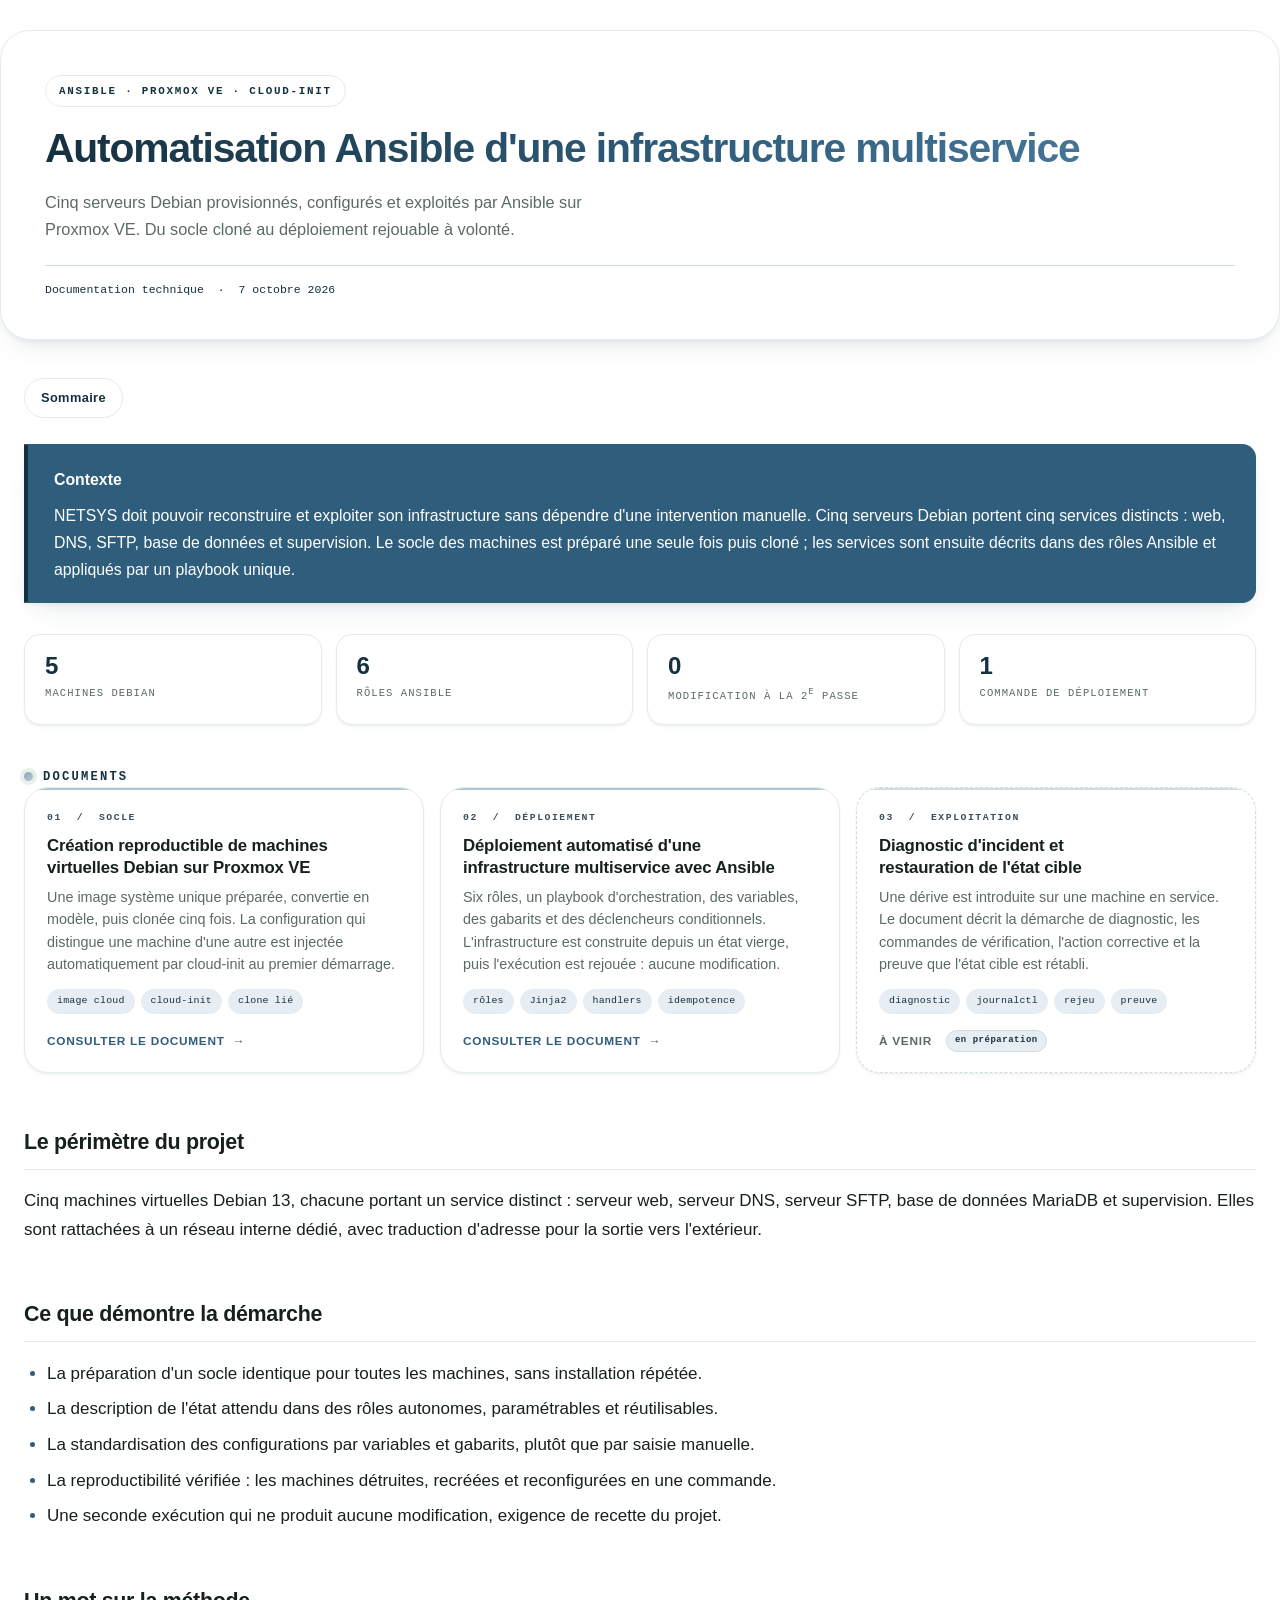
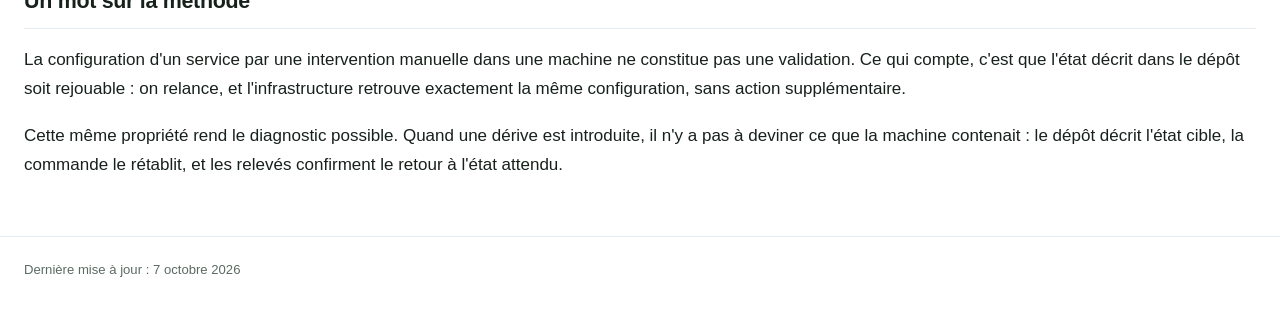
<file: index.html>
<!DOCTYPE html>
<html lang="fr">
<head>
<meta charset="utf-8">
<meta name="viewport" content="width=device-width, initial-scale=1">
<title>Automatisation Ansible d'une infrastructure multiservice</title>
<link rel="stylesheet" href="style.css">
</head>
<body class="accueil">
<header class="masthead">
  <div class="wrap">
    <p class="eyebrow">Ansible &middot; Proxmox VE &middot; cloud-init</p>
    <h1>Automatisation Ansible d'une infrastructure multiservice</h1>
    <p class="lede">Cinq serveurs Debian provisionnés, configurés et exploités par Ansible sur Proxmox VE. Du socle cloné au déploiement rejouable à volonté.</p>
    <p class="stamp">Documentation technique &nbsp;·&nbsp; 7 octobre 2026</p>
  </div>
</header>
<main class="wrap">
<a class="back" href="./">Sommaire</a>

<blockquote>
<p><strong>Contexte</strong></p>
<p>NETSYS doit pouvoir reconstruire et exploiter son infrastructure sans dépendre d'une intervention manuelle. Cinq serveurs Debian portent cinq services distincts&nbsp;: web, DNS, SFTP, base de données et supervision. Le socle des machines est préparé une seule fois puis cloné&nbsp;; les services sont ensuite décrits dans des rôles Ansible et appliqués par un playbook unique.</p>
</blockquote>

<div class="kpis">
  <div class="kpi"><div class="n">5</div><div class="l">machines Debian</div></div>
  <div class="kpi"><div class="n">6</div><div class="l">r&ocirc;les Ansible</div></div>
  <div class="kpi"><div class="n">0</div><div class="l">modification &agrave; la 2<sup>e</sup> passe</div></div>
  <div class="kpi"><div class="n">1</div><div class="l">commande de d&eacute;ploiement</div></div>
</div>

<h2 class="sec-title">Documents</h2>

<div class="grid">

  <a class="card" href="01-creation-vm-cloudinit.html">
    <span class="no">01 &nbsp;/&nbsp; SOCLE</span>
    <h3>Création reproductible de machines virtuelles Debian sur Proxmox VE</h3>
    <p>Une image système unique préparée, convertie en modèle, puis clonée cinq fois. La configuration qui distingue une machine d'une autre est injectée automatiquement par cloud-init au premier démarrage.</p>
    <div class="pills">
      <span class="pill">image cloud</span>
      <span class="pill">cloud-init</span>
      <span class="pill">clone lié</span>
    </div>
    <span class="foot">Consulter le document &nbsp;&rarr;</span>
  </a>

  <a class="card" href="02-deploiement-ansible.html">
    <span class="no">02 &nbsp;/&nbsp; DÉPLOIEMENT</span>
    <h3>Déploiement automatisé d'une infrastructure multiservice avec Ansible</h3>
    <p>Six rôles, un playbook d'orchestration, des variables, des gabarits et des déclencheurs conditionnels. L'infrastructure est construite depuis un état vierge, puis l'exécution est rejouée&nbsp;: aucune modification.</p>
    <div class="pills">
      <span class="pill">rôles</span>
      <span class="pill">Jinja2</span>
      <span class="pill">handlers</span>
      <span class="pill">idempotence</span>
    </div>
    <span class="foot">Consulter le document &nbsp;&rarr;</span>
  </a>

  <div class="card card--soon">
    <span class="no">03 &nbsp;/&nbsp; EXPLOITATION</span>
    <h3>Diagnostic d'incident et restauration de l'état cible</h3>
    <p>Une dérive est introduite sur une machine en service. Le document décrit la démarche de diagnostic, les commandes de vérification, l'action corrective et la preuve que l'état cible est rétabli.</p>
    <div class="pills">
      <span class="pill">diagnostic</span>
      <span class="pill">journalctl</span>
      <span class="pill">rejeu</span>
      <span class="pill">preuve</span>
    </div>
    <span class="foot">À venir <span class="badge">en préparation</span></span>
  </div>

</div>

<article>
<h2>Le périmètre du projet</h2>
<p>Cinq machines virtuelles Debian&nbsp;13, chacune portant un service distinct&nbsp;: serveur web, serveur DNS, serveur SFTP, base de données MariaDB et supervision. Elles sont rattachées à un réseau interne dédié, avec traduction d'adresse pour la sortie vers l'extérieur.</p>

<h2>Ce que démontre la démarche</h2>
<ul>
  <li>La préparation d'un socle identique pour toutes les machines, sans installation répétée.</li>
  <li>La description de l'état attendu dans des rôles autonomes, paramétrables et réutilisables.</li>
  <li>La standardisation des configurations par variables et gabarits, plutôt que par saisie manuelle.</li>
  <li>La reproductibilité vérifiée&nbsp;: les machines détruites, recréées et reconfigurées en une commande.</li>
  <li>Une seconde exécution qui ne produit aucune modification, exigence de recette du projet.</li>
</ul>

<h2>Un mot sur la méthode</h2>
<p>La configuration d'un service par une intervention manuelle dans une machine ne constitue pas une validation. Ce qui compte, c'est que l'état décrit dans le dépôt soit rejouable&nbsp;: on relance, et l'infrastructure retrouve exactement la même configuration, sans action supplémentaire.</p>
<p>Cette même propriété rend le diagnostic possible. Quand une dérive est introduite, il n'y a pas à deviner ce que la machine contenait&nbsp;: le dépôt décrit l'état cible, la commande le rétablit, et les relevés confirment le retour à l'état attendu.</p>
</article>
</main>
<footer><div class="wrap"><p>Dernière mise à jour : 7 octobre 2026</p></div></footer>
</body>
</html>
</file>
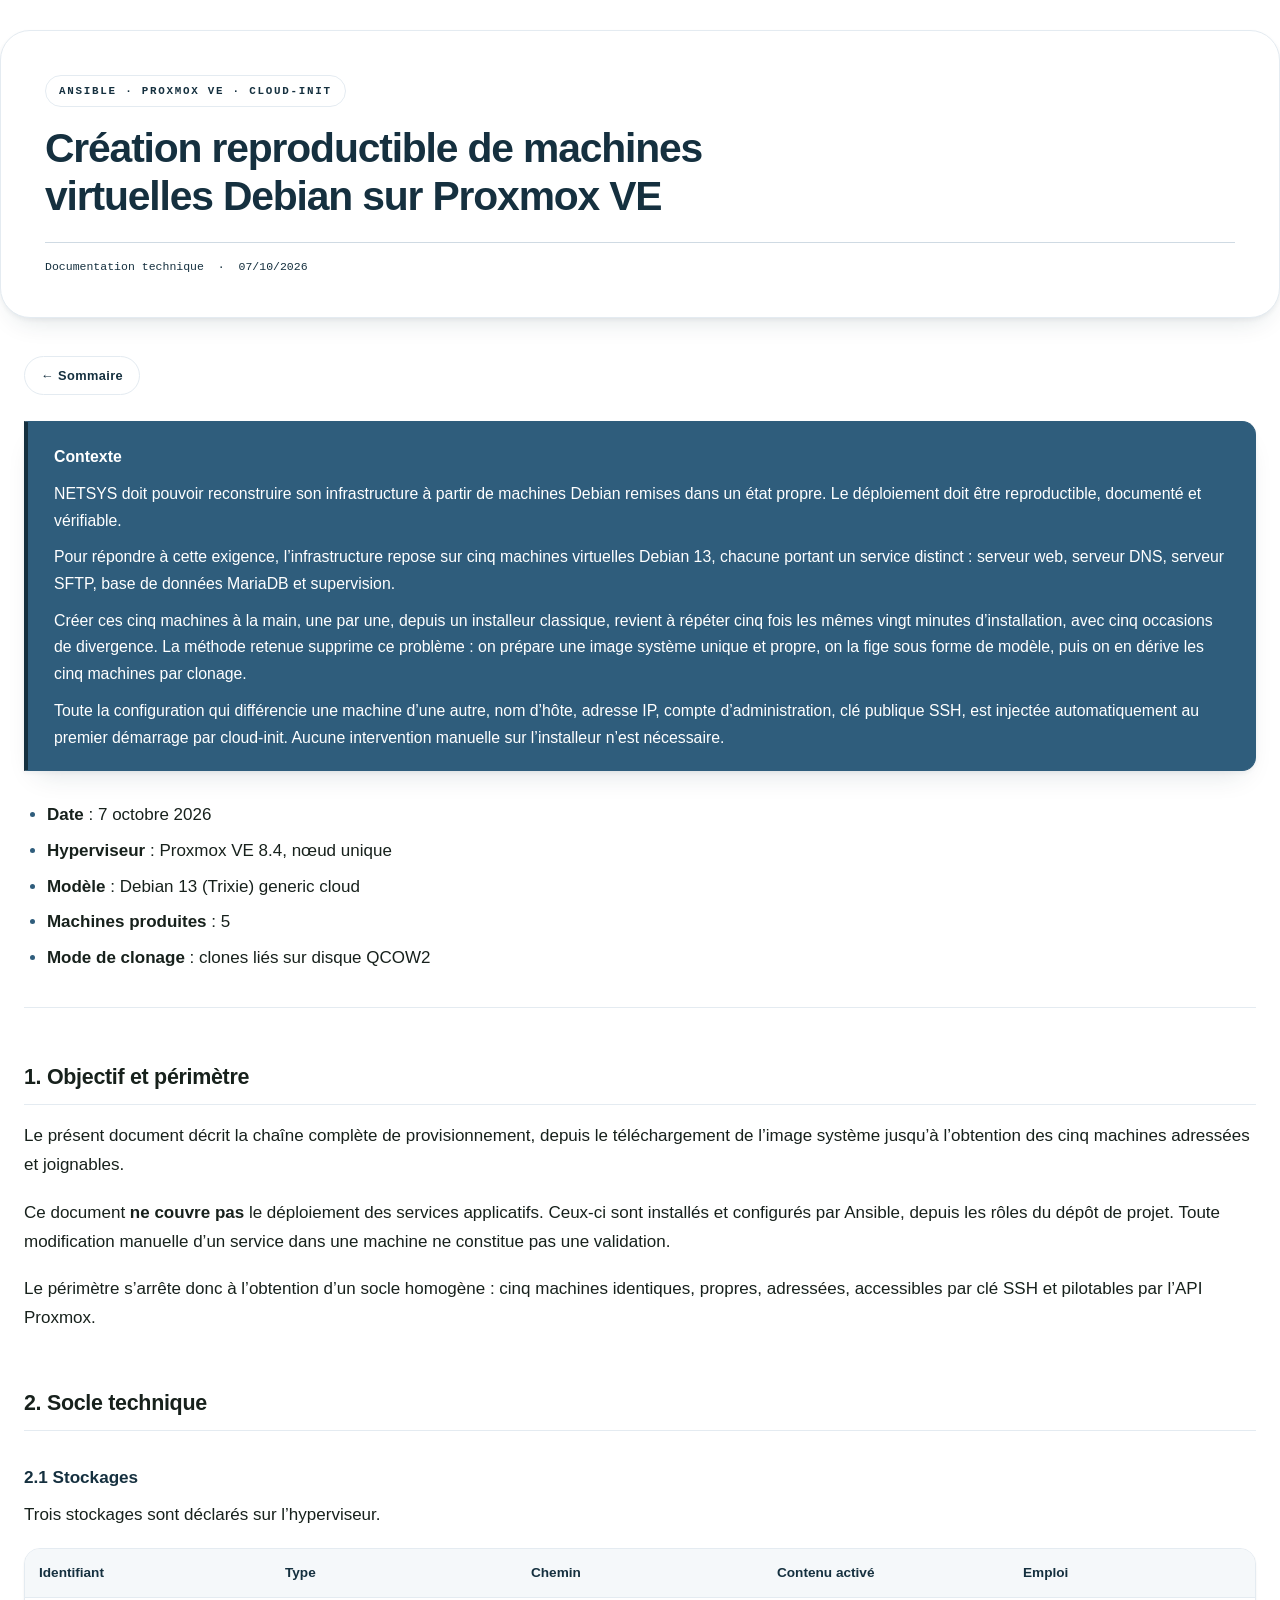
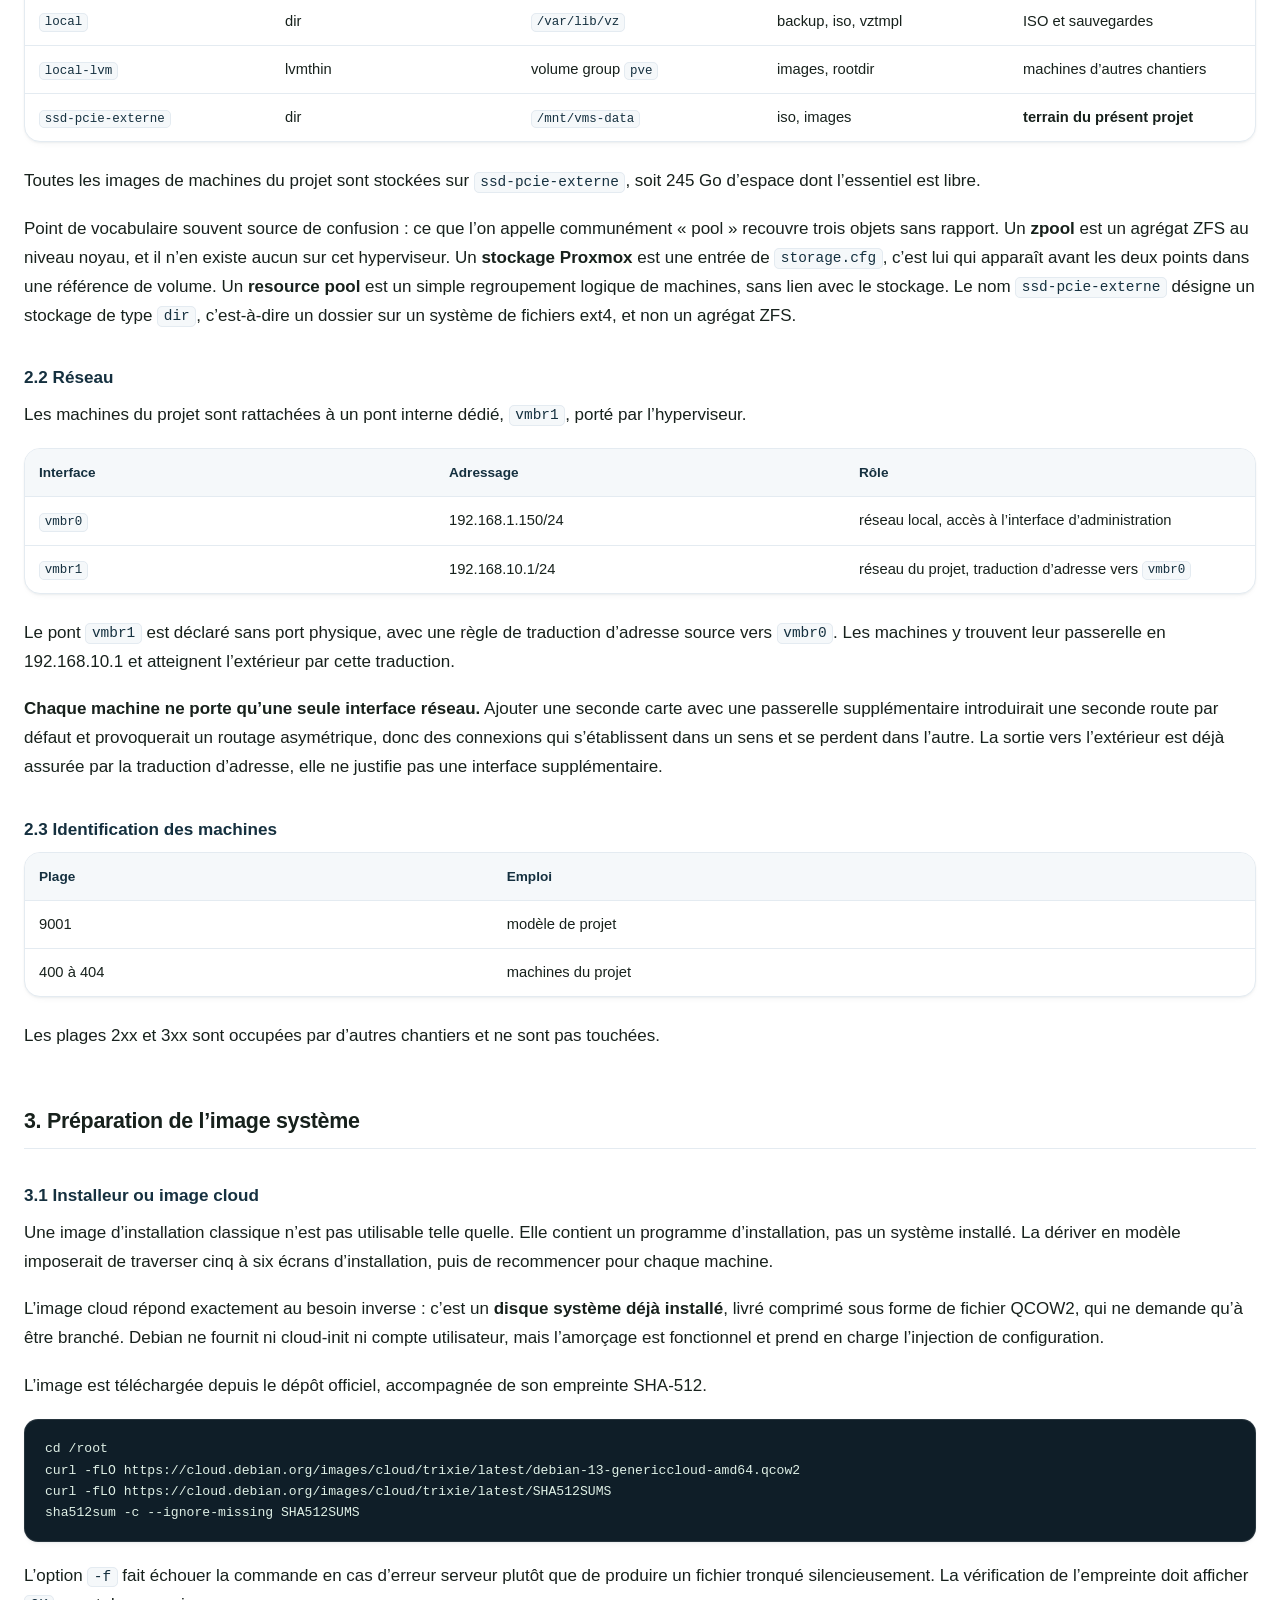
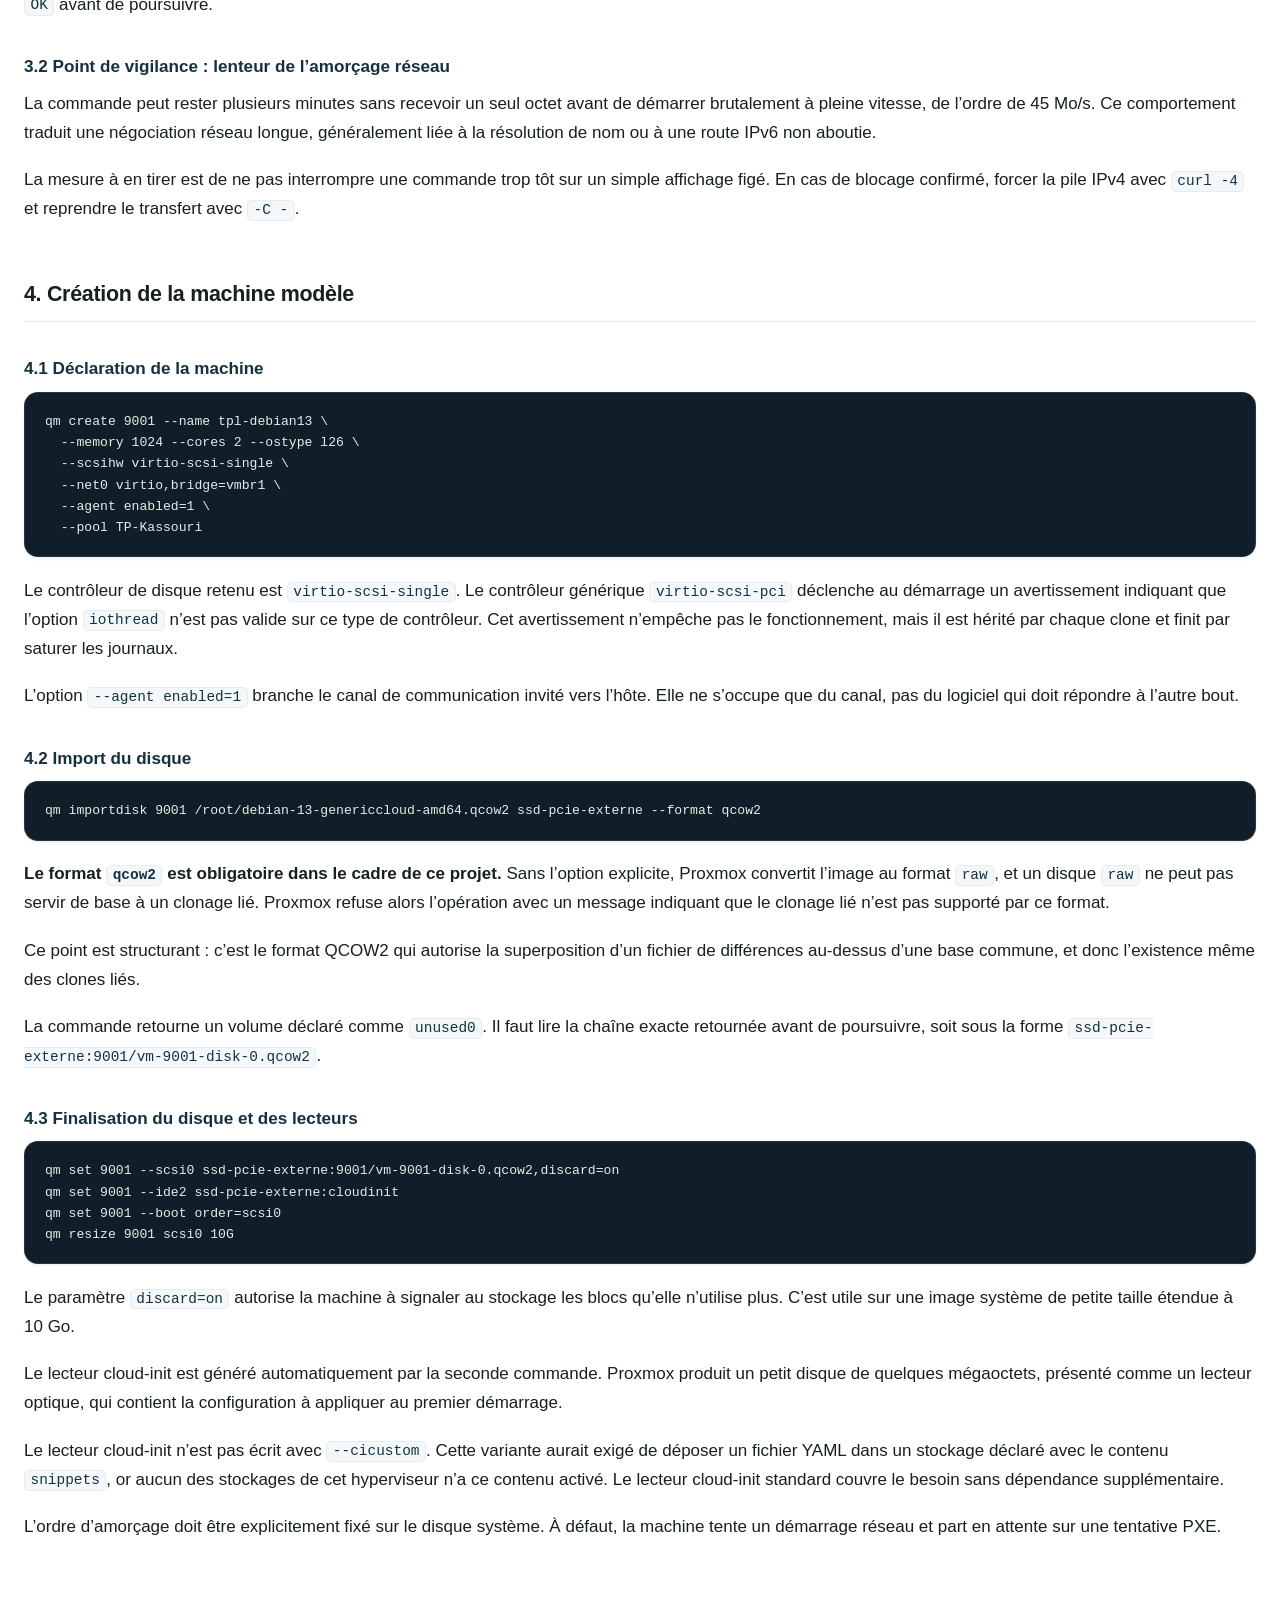
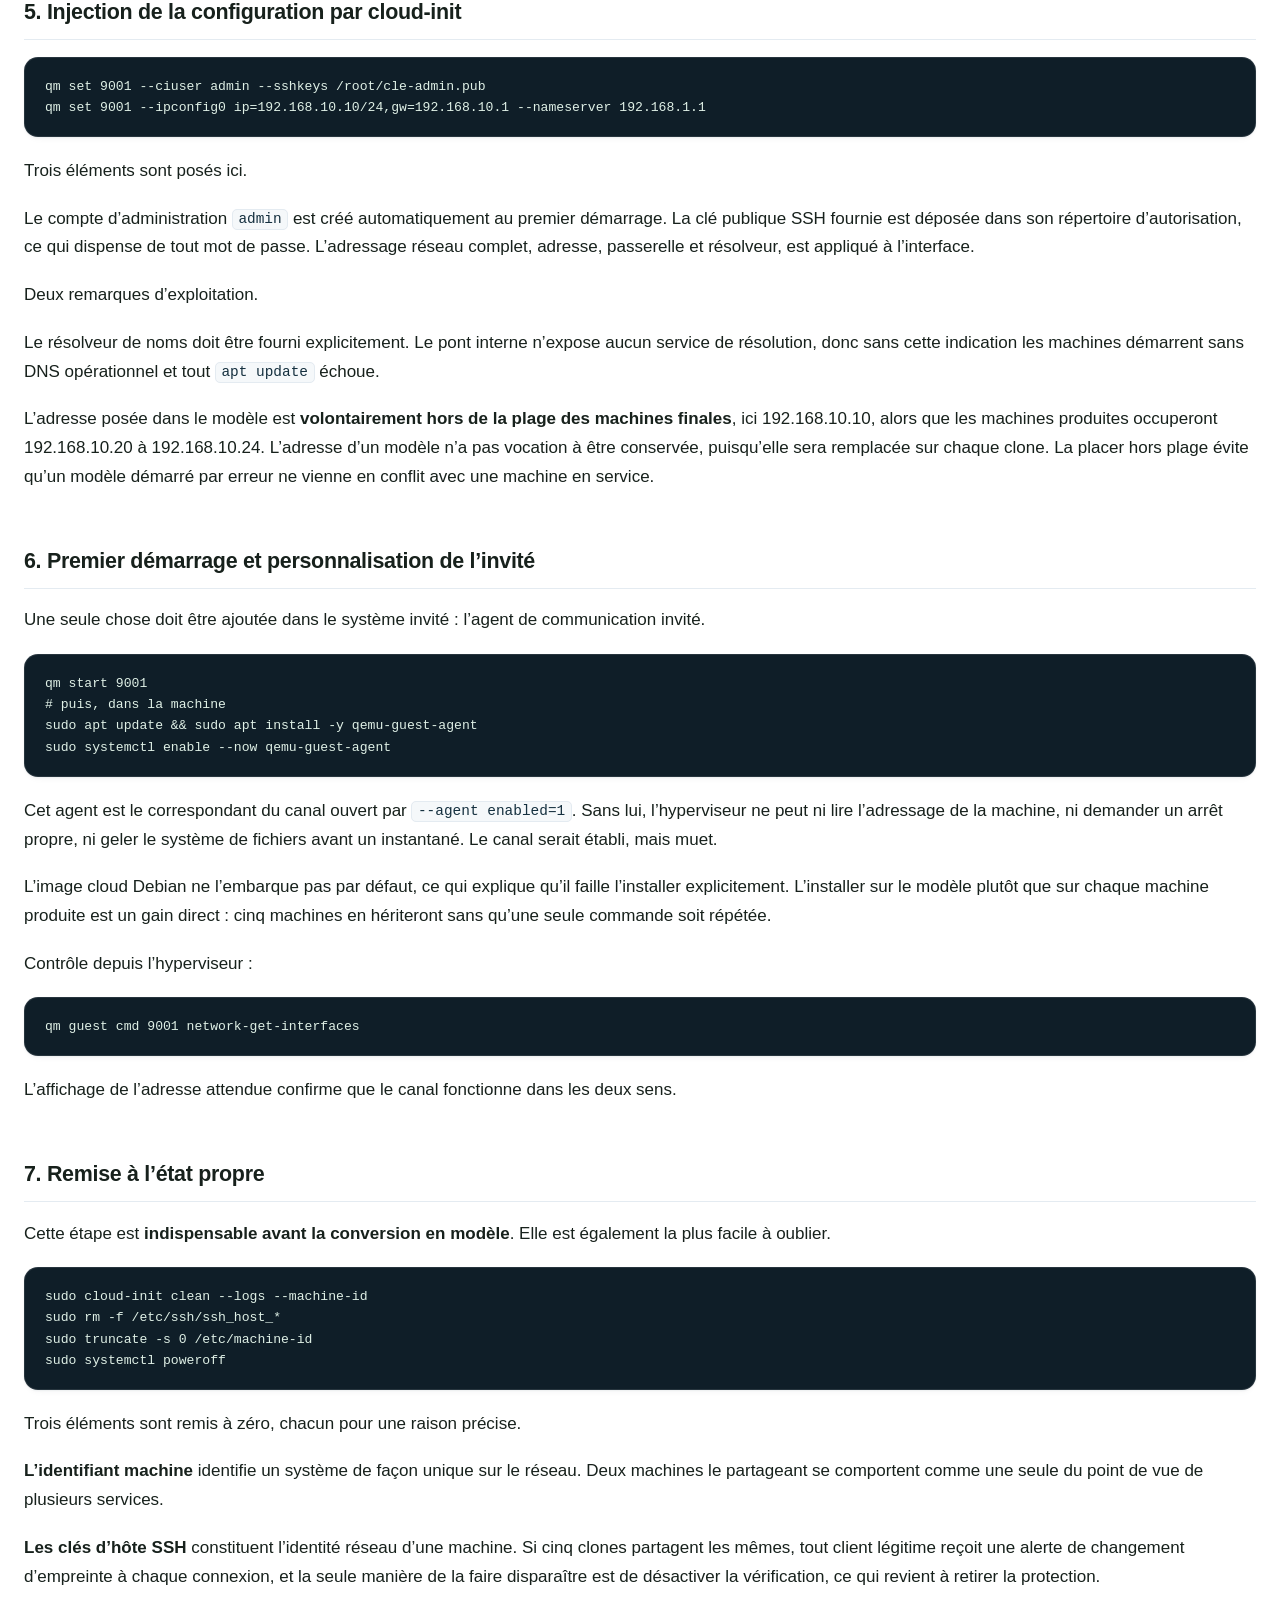
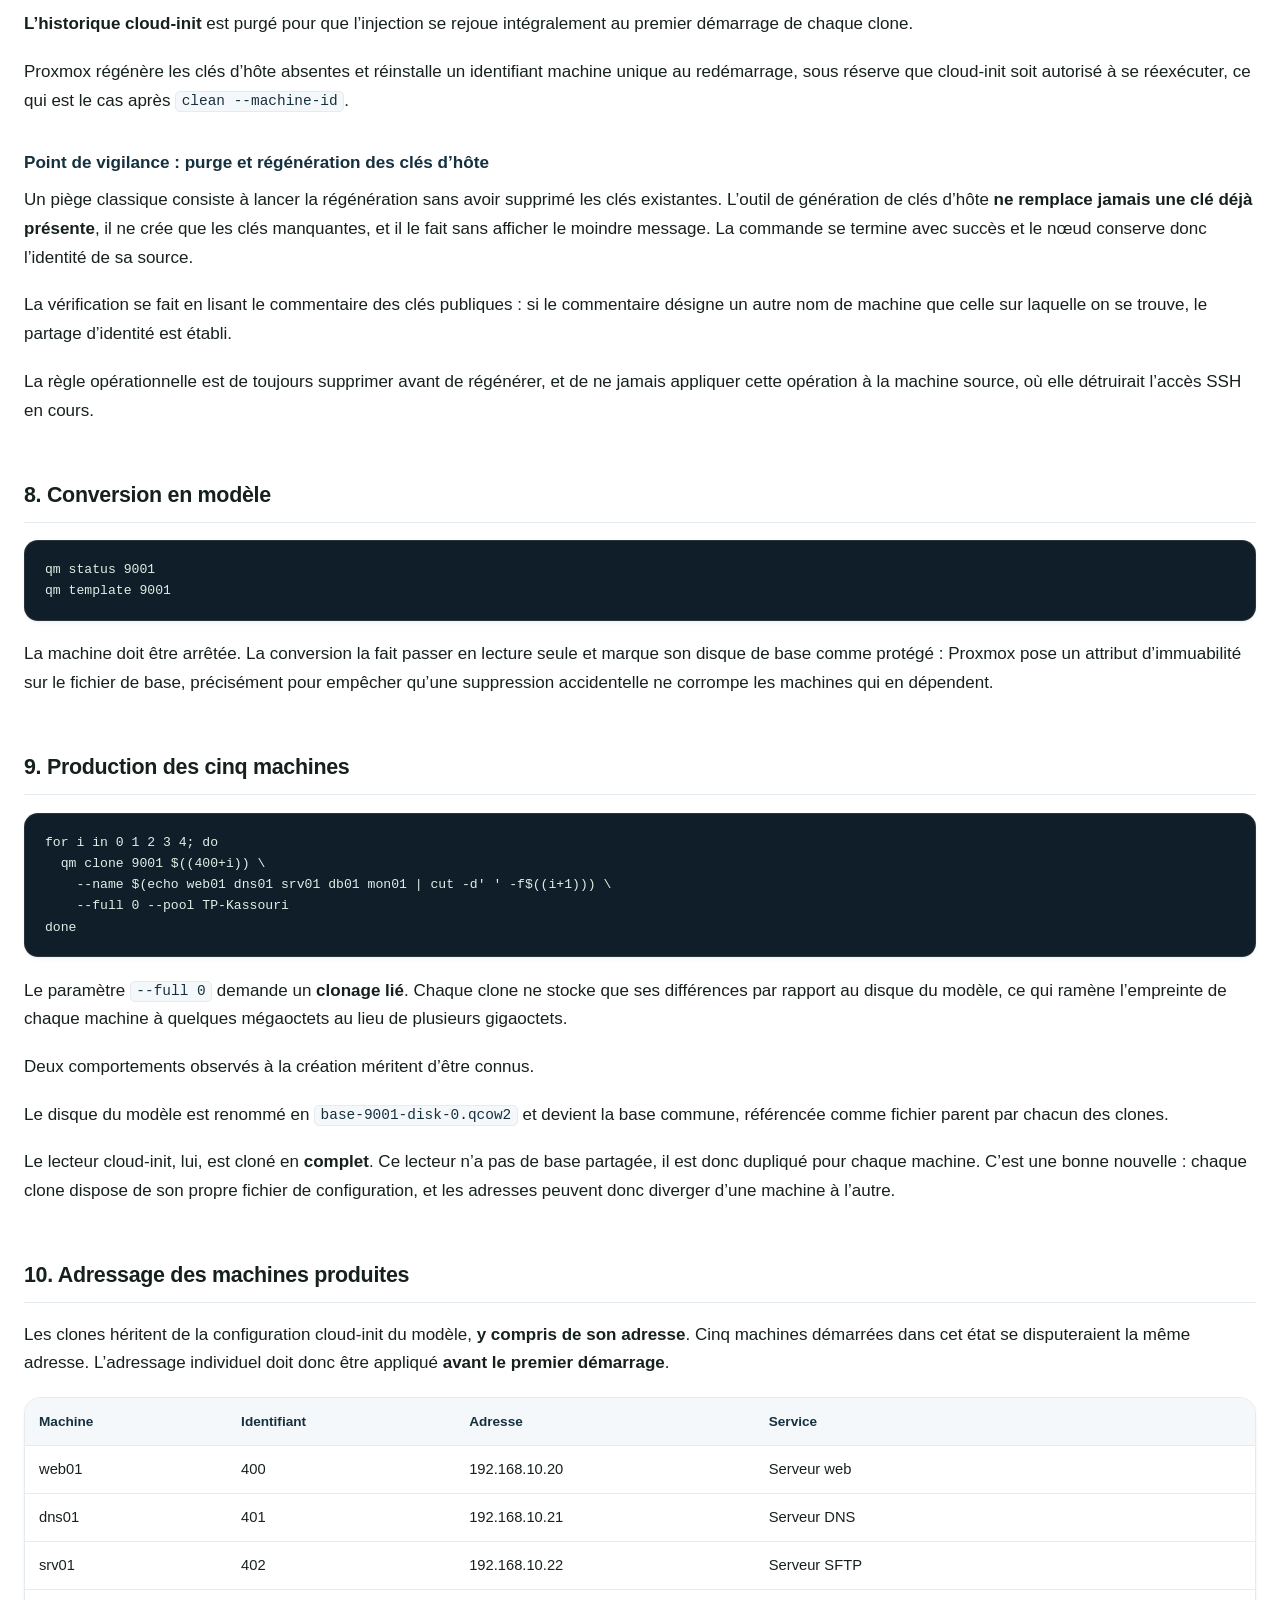
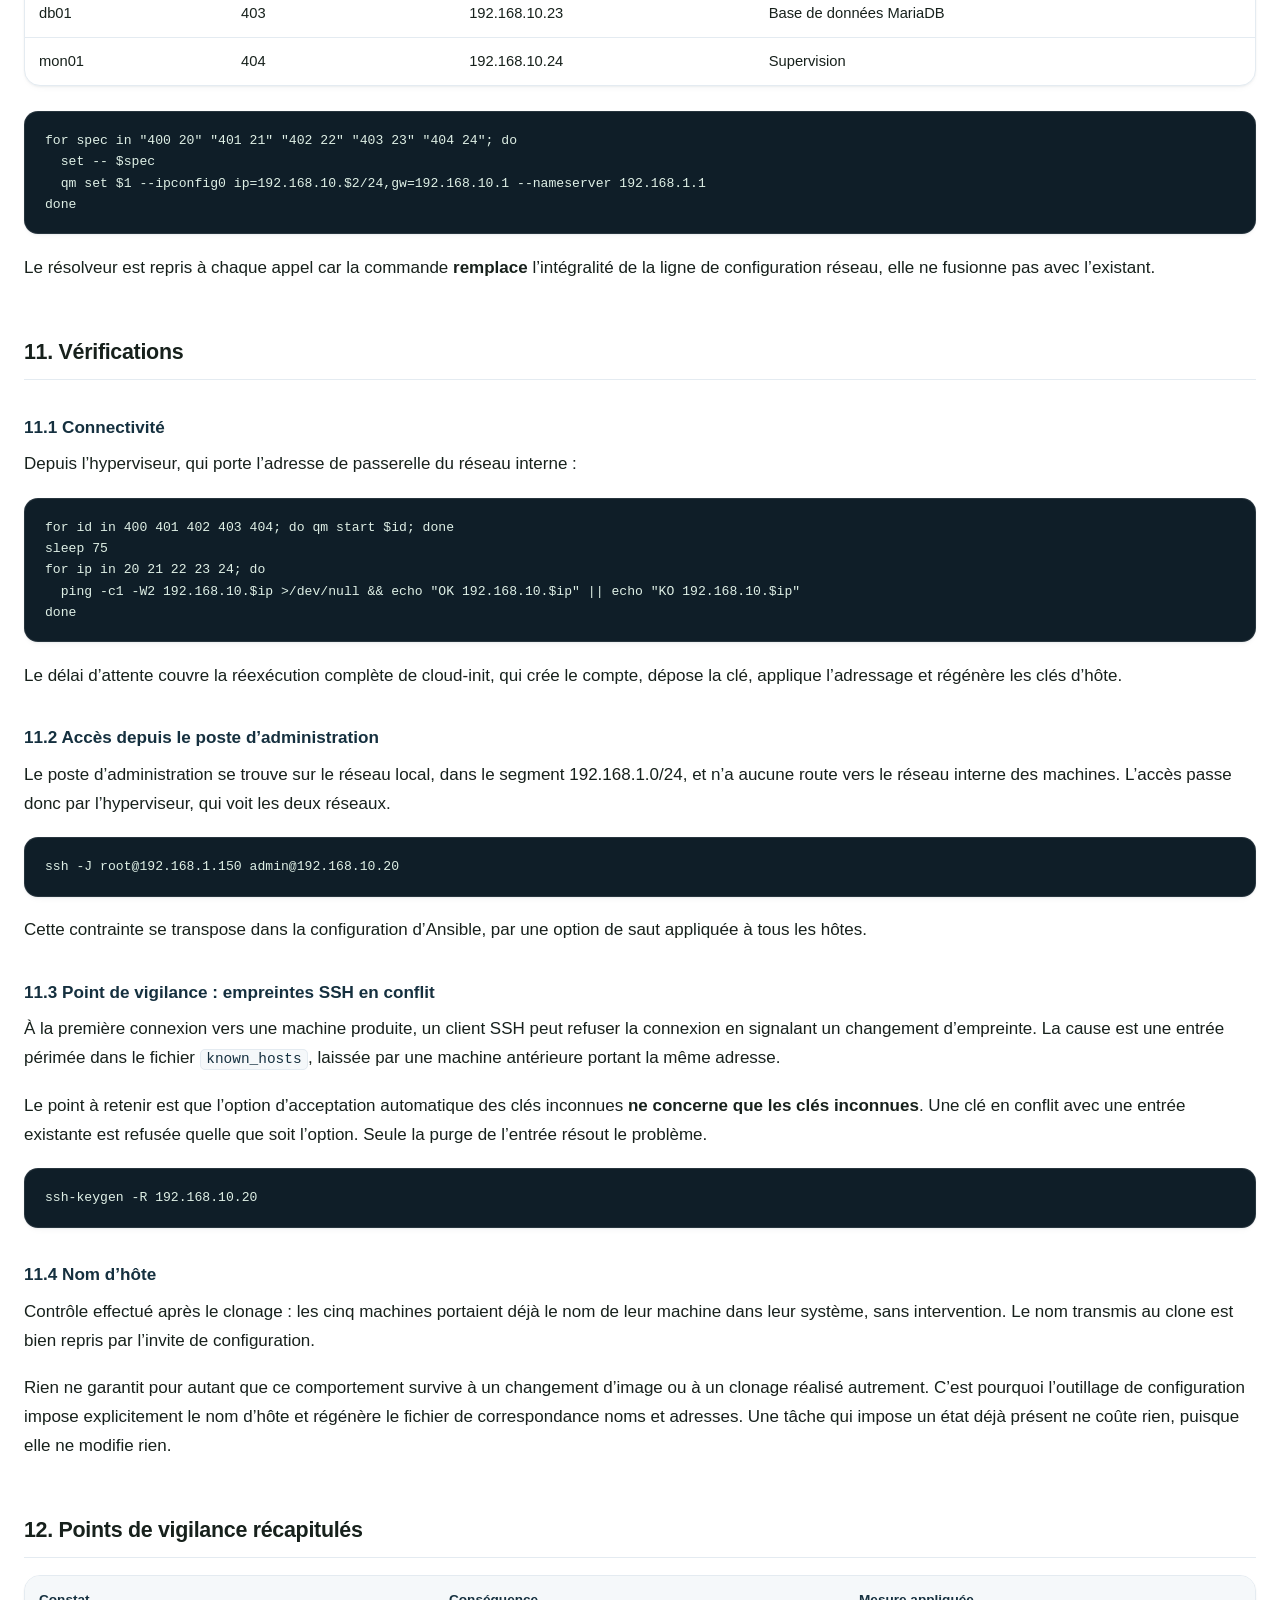
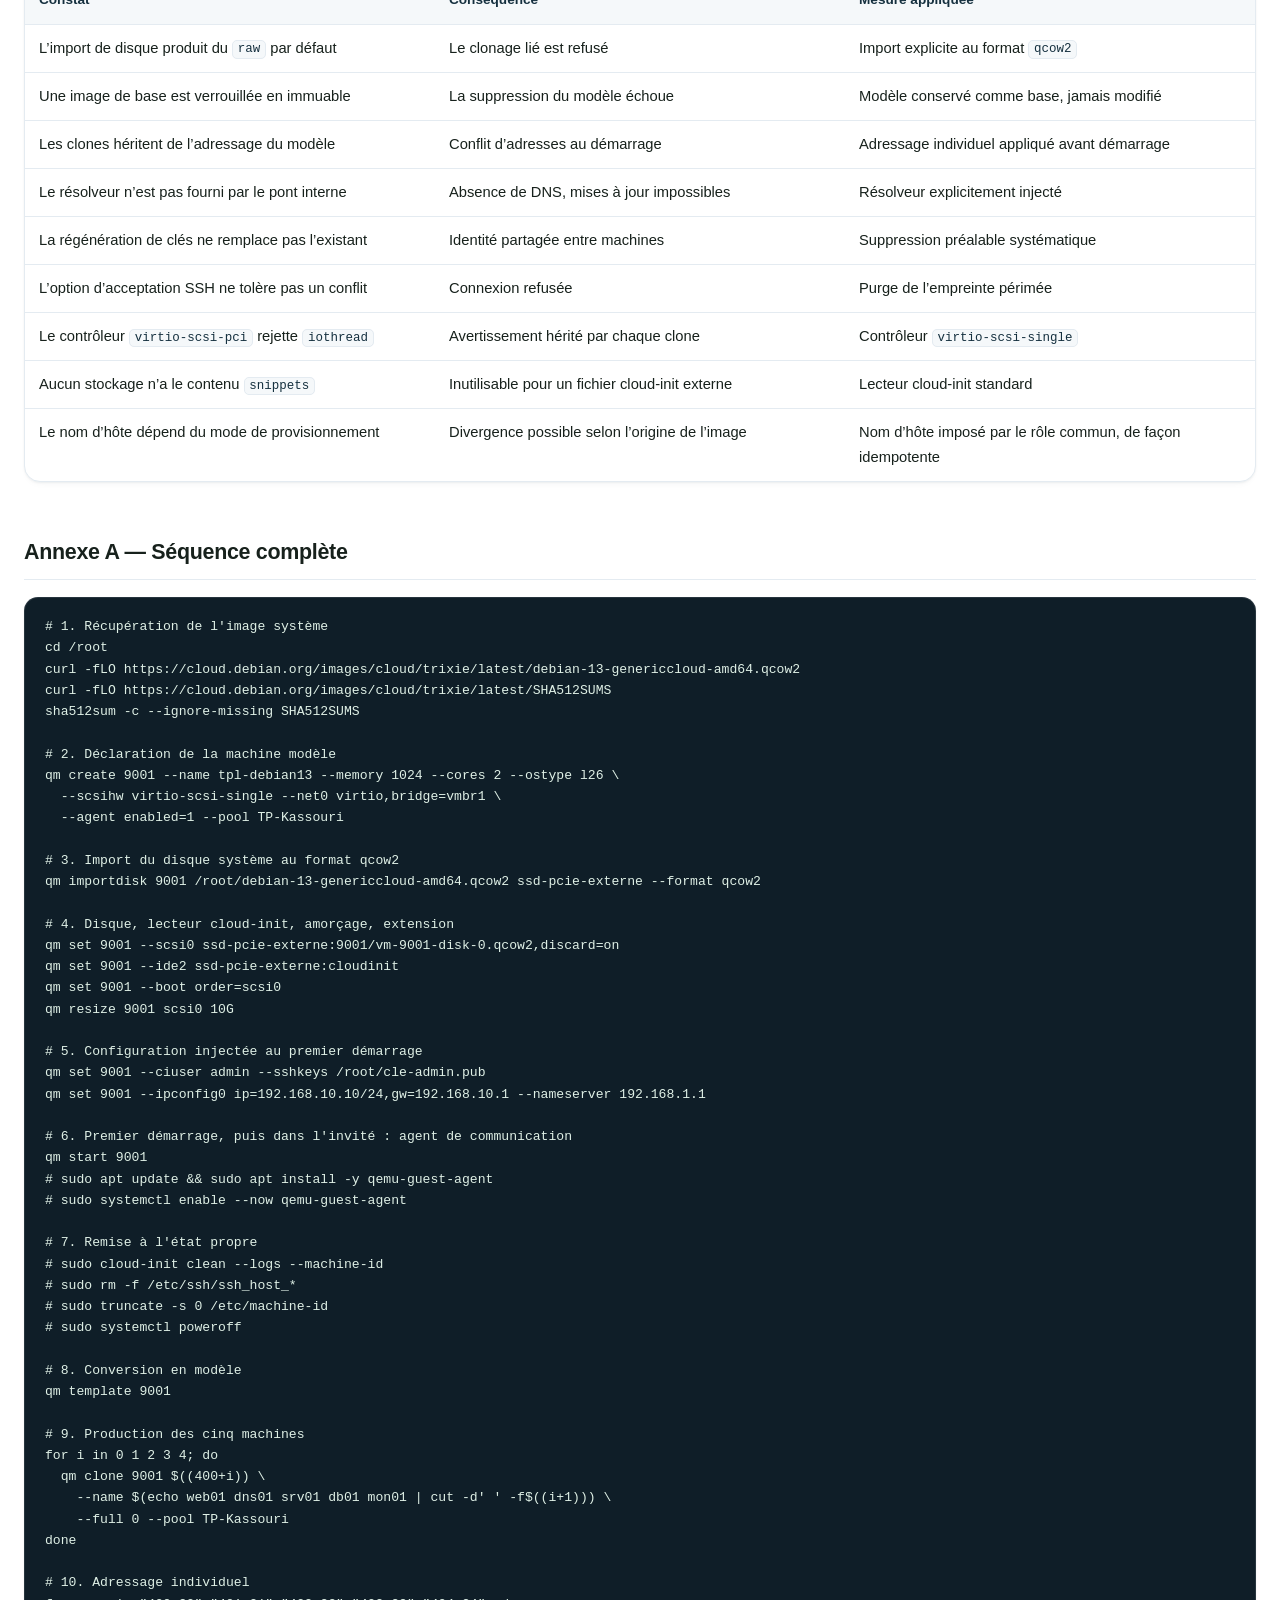
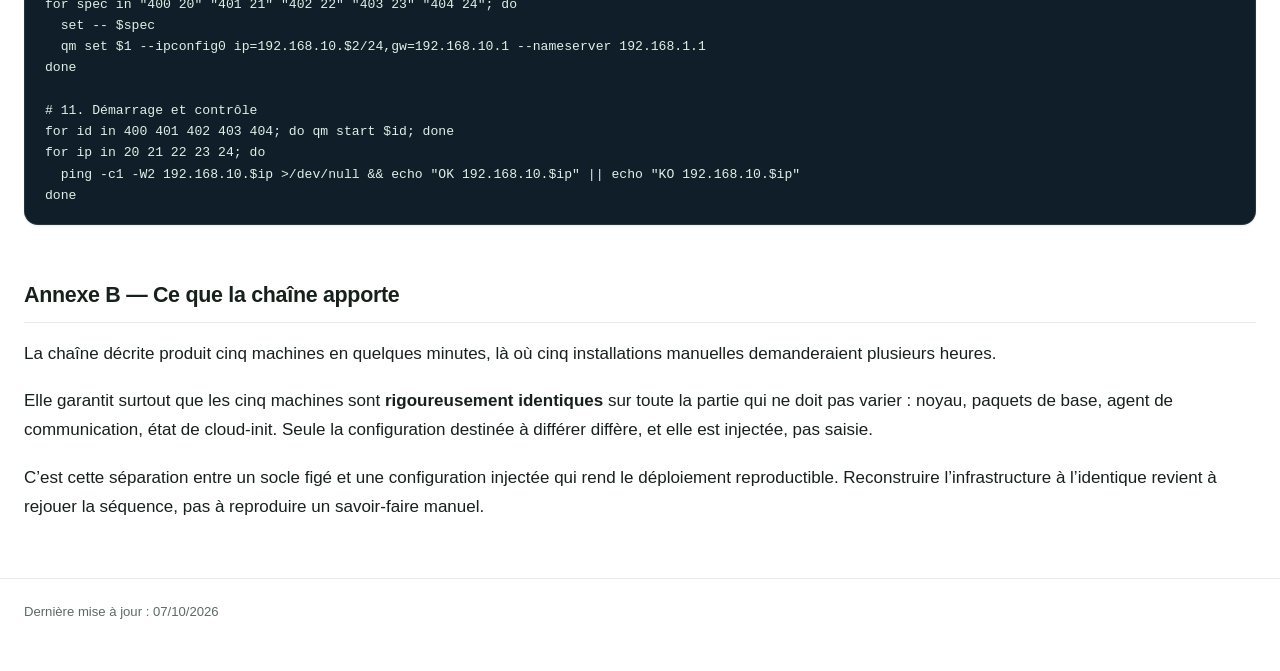
<file: 01-creation-vm-cloudinit.html>
<!DOCTYPE html>
<html lang="fr">
<head>
<meta charset="utf-8">
<meta name="viewport" content="width=device-width, initial-scale=1">
<title>Création reproductible de machines virtuelles Debian sur Proxmox
VE</title>
<link rel="stylesheet" href="style.css">
</head>
<body>
<header class="masthead">
  <div class="wrap">
    <p class="eyebrow">Ansible &middot; Proxmox VE &middot; cloud-init</p>
    <h1>Création reproductible de machines virtuelles Debian sur Proxmox
VE</h1>
    
    <p class="stamp">Documentation technique &nbsp;·&nbsp; 07/10/2026</p>
  </div>
</header>
<main class="wrap">
<a class="back" href="index.html">&larr; Sommaire</a>
<article>
<blockquote>
<p><strong>Contexte</strong></p>
<p>NETSYS doit pouvoir reconstruire son infrastructure à partir de
machines Debian remises dans un état propre. Le déploiement doit être
reproductible, documenté et vérifiable.</p>
<p>Pour répondre à cette exigence, l’infrastructure repose sur cinq
machines virtuelles Debian 13, chacune portant un service distinct :
serveur web, serveur DNS, serveur SFTP, base de données MariaDB et
supervision.</p>
<p>Créer ces cinq machines à la main, une par une, depuis un installeur
classique, revient à répéter cinq fois les mêmes vingt minutes
d’installation, avec cinq occasions de divergence. La méthode retenue
supprime ce problème : on prépare une image système unique et propre, on
la fige sous forme de modèle, puis on en dérive les cinq machines par
clonage.</p>
<p>Toute la configuration qui différencie une machine d’une autre, nom
d’hôte, adresse IP, compte d’administration, clé publique SSH, est
injectée automatiquement au premier démarrage par cloud-init. Aucune
intervention manuelle sur l’installeur n’est nécessaire.</p>
</blockquote>
<ul>
<li><strong>Date</strong> : 7 octobre 2026</li>
<li><strong>Hyperviseur</strong> : Proxmox VE 8.4, nœud unique</li>
<li><strong>Modèle</strong> : Debian 13 (Trixie) generic cloud</li>
<li><strong>Machines produites</strong> : 5</li>
<li><strong>Mode de clonage</strong> : clones liés sur disque QCOW2</li>
</ul>
<hr />
<h2 id="objectif-et-périmètre">1. Objectif et périmètre</h2>
<p>Le présent document décrit la chaîne complète de provisionnement,
depuis le téléchargement de l’image système jusqu’à l’obtention des cinq
machines adressées et joignables.</p>
<p>Ce document <strong>ne couvre pas</strong> le déploiement des
services applicatifs. Ceux-ci sont installés et configurés par Ansible,
depuis les rôles du dépôt de projet. Toute modification manuelle d’un
service dans une machine ne constitue pas une validation.</p>
<p>Le périmètre s’arrête donc à l’obtention d’un socle homogène : cinq
machines identiques, propres, adressées, accessibles par clé SSH et
pilotables par l’API Proxmox.</p>
<h2 id="socle-technique">2. Socle technique</h2>
<h3 id="stockages">2.1 Stockages</h3>
<p>Trois stockages sont déclarés sur l’hyperviseur.</p>
<table>
<colgroup>
<col style="width: 20%" />
<col style="width: 20%" />
<col style="width: 20%" />
<col style="width: 20%" />
<col style="width: 20%" />
</colgroup>
<thead>
<tr>
<th>Identifiant</th>
<th>Type</th>
<th>Chemin</th>
<th>Contenu activé</th>
<th>Emploi</th>
</tr>
</thead>
<tbody>
<tr>
<td><code>local</code></td>
<td>dir</td>
<td><code>/var/lib/vz</code></td>
<td>backup, iso, vztmpl</td>
<td>ISO et sauvegardes</td>
</tr>
<tr>
<td><code>local-lvm</code></td>
<td>lvmthin</td>
<td>volume group <code>pve</code></td>
<td>images, rootdir</td>
<td>machines d’autres chantiers</td>
</tr>
<tr>
<td><code>ssd-pcie-externe</code></td>
<td>dir</td>
<td><code>/mnt/vms-data</code></td>
<td>iso, images</td>
<td><strong>terrain du présent projet</strong></td>
</tr>
</tbody>
</table>
<p>Toutes les images de machines du projet sont stockées sur
<code>ssd-pcie-externe</code>, soit 245 Go d’espace dont l’essentiel est
libre.</p>
<p>Point de vocabulaire souvent source de confusion : ce que l’on
appelle communément « pool » recouvre trois objets sans rapport. Un
<strong>zpool</strong> est un agrégat ZFS au niveau noyau, et il n’en
existe aucun sur cet hyperviseur. Un <strong>stockage Proxmox</strong>
est une entrée de <code>storage.cfg</code>, c’est lui qui apparaît avant
les deux points dans une référence de volume. Un <strong>resource
pool</strong> est un simple regroupement logique de machines, sans lien
avec le stockage. Le nom <code>ssd-pcie-externe</code> désigne un
stockage de type <code>dir</code>, c’est-à-dire un dossier sur un
système de fichiers ext4, et non un agrégat ZFS.</p>
<h3 id="réseau">2.2 Réseau</h3>
<p>Les machines du projet sont rattachées à un pont interne dédié,
<code>vmbr1</code>, porté par l’hyperviseur.</p>
<table>
<colgroup>
<col style="width: 33%" />
<col style="width: 33%" />
<col style="width: 33%" />
</colgroup>
<thead>
<tr>
<th>Interface</th>
<th>Adressage</th>
<th>Rôle</th>
</tr>
</thead>
<tbody>
<tr>
<td><code>vmbr0</code></td>
<td>192.168.1.150/24</td>
<td>réseau local, accès à l’interface d’administration</td>
</tr>
<tr>
<td><code>vmbr1</code></td>
<td>192.168.10.1/24</td>
<td>réseau du projet, traduction d’adresse vers <code>vmbr0</code></td>
</tr>
</tbody>
</table>
<p>Le pont <code>vmbr1</code> est déclaré sans port physique, avec une
règle de traduction d’adresse source vers <code>vmbr0</code>. Les
machines y trouvent leur passerelle en 192.168.10.1 et atteignent
l’extérieur par cette traduction.</p>
<p><strong>Chaque machine ne porte qu’une seule interface
réseau.</strong> Ajouter une seconde carte avec une passerelle
supplémentaire introduirait une seconde route par défaut et provoquerait
un routage asymétrique, donc des connexions qui s’établissent dans un
sens et se perdent dans l’autre. La sortie vers l’extérieur est déjà
assurée par la traduction d’adresse, elle ne justifie pas une interface
supplémentaire.</p>
<h3 id="identification-des-machines">2.3 Identification des
machines</h3>
<table>
<thead>
<tr>
<th>Plage</th>
<th>Emploi</th>
</tr>
</thead>
<tbody>
<tr>
<td>9001</td>
<td>modèle de projet</td>
</tr>
<tr>
<td>400 à 404</td>
<td>machines du projet</td>
</tr>
</tbody>
</table>
<p>Les plages 2xx et 3xx sont occupées par d’autres chantiers et ne sont
pas touchées.</p>
<h2 id="préparation-de-limage-système">3. Préparation de l’image
système</h2>
<h3 id="installeur-ou-image-cloud">3.1 Installeur ou image cloud</h3>
<p>Une image d’installation classique n’est pas utilisable telle quelle.
Elle contient un programme d’installation, pas un système installé. La
dériver en modèle imposerait de traverser cinq à six écrans
d’installation, puis de recommencer pour chaque machine.</p>
<p>L’image cloud répond exactement au besoin inverse : c’est un
<strong>disque système déjà installé</strong>, livré comprimé sous forme
de fichier QCOW2, qui ne demande qu’à être branché. Debian ne fournit ni
cloud-init ni compte utilisateur, mais l’amorçage est fonctionnel et
prend en charge l’injection de configuration.</p>
<p>L’image est téléchargée depuis le dépôt officiel, accompagnée de son
empreinte SHA-512.</p>
<pre class="bash"><code>cd /root
curl -fLO https://cloud.debian.org/images/cloud/trixie/latest/debian-13-genericcloud-amd64.qcow2
curl -fLO https://cloud.debian.org/images/cloud/trixie/latest/SHA512SUMS
sha512sum -c --ignore-missing SHA512SUMS</code></pre>
<p>L’option <code>-f</code> fait échouer la commande en cas d’erreur
serveur plutôt que de produire un fichier tronqué silencieusement. La
vérification de l’empreinte doit afficher <code>OK</code> avant de
poursuivre.</p>
<h3 id="point-de-vigilance-lenteur-de-lamorçage-réseau">3.2 Point de
vigilance : lenteur de l’amorçage réseau</h3>
<p>La commande peut rester plusieurs minutes sans recevoir un seul octet
avant de démarrer brutalement à pleine vitesse, de l’ordre de 45 Mo/s.
Ce comportement traduit une négociation réseau longue, généralement liée
à la résolution de nom ou à une route IPv6 non aboutie.</p>
<p>La mesure à en tirer est de ne pas interrompre une commande trop tôt
sur un simple affichage figé. En cas de blocage confirmé, forcer la pile
IPv4 avec <code>curl -4</code> et reprendre le transfert avec
<code>-C -</code>.</p>
<h2 id="création-de-la-machine-modèle">4. Création de la machine
modèle</h2>
<h3 id="déclaration-de-la-machine">4.1 Déclaration de la machine</h3>
<pre class="bash"><code>qm create 9001 --name tpl-debian13 \
  --memory 1024 --cores 2 --ostype l26 \
  --scsihw virtio-scsi-single \
  --net0 virtio,bridge=vmbr1 \
  --agent enabled=1 \
  --pool TP-Kassouri</code></pre>
<p>Le contrôleur de disque retenu est <code>virtio-scsi-single</code>.
Le contrôleur générique <code>virtio-scsi-pci</code> déclenche au
démarrage un avertissement indiquant que l’option <code>iothread</code>
n’est pas valide sur ce type de contrôleur. Cet avertissement n’empêche
pas le fonctionnement, mais il est hérité par chaque clone et finit par
saturer les journaux.</p>
<p>L’option <code>--agent enabled=1</code> branche le canal de
communication invité vers l’hôte. Elle ne s’occupe que du canal, pas du
logiciel qui doit répondre à l’autre bout.</p>
<h3 id="import-du-disque">4.2 Import du disque</h3>
<pre class="bash"><code>qm importdisk 9001 /root/debian-13-genericcloud-amd64.qcow2 ssd-pcie-externe --format qcow2</code></pre>
<p><strong>Le format <code>qcow2</code> est obligatoire dans le cadre de
ce projet.</strong> Sans l’option explicite, Proxmox convertit l’image
au format <code>raw</code>, et un disque <code>raw</code> ne peut pas
servir de base à un clonage lié. Proxmox refuse alors l’opération avec
un message indiquant que le clonage lié n’est pas supporté par ce
format.</p>
<p>Ce point est structurant : c’est le format QCOW2 qui autorise la
superposition d’un fichier de différences au-dessus d’une base commune,
et donc l’existence même des clones liés.</p>
<p>La commande retourne un volume déclaré comme <code>unused0</code>. Il
faut lire la chaîne exacte retournée avant de poursuivre, soit sous la
forme <code>ssd-pcie-externe:9001/vm-9001-disk-0.qcow2</code>.</p>
<h3 id="finalisation-du-disque-et-des-lecteurs">4.3 Finalisation du
disque et des lecteurs</h3>
<pre class="bash"><code>qm set 9001 --scsi0 ssd-pcie-externe:9001/vm-9001-disk-0.qcow2,discard=on
qm set 9001 --ide2 ssd-pcie-externe:cloudinit
qm set 9001 --boot order=scsi0
qm resize 9001 scsi0 10G</code></pre>
<p>Le paramètre <code>discard=on</code> autorise la machine à signaler
au stockage les blocs qu’elle n’utilise plus. C’est utile sur une image
système de petite taille étendue à 10 Go.</p>
<p>Le lecteur cloud-init est généré automatiquement par la seconde
commande. Proxmox produit un petit disque de quelques mégaoctets,
présenté comme un lecteur optique, qui contient la configuration à
appliquer au premier démarrage.</p>
<p>Le lecteur cloud-init n’est pas écrit avec <code>--cicustom</code>.
Cette variante aurait exigé de déposer un fichier YAML dans un stockage
déclaré avec le contenu <code>snippets</code>, or aucun des stockages de
cet hyperviseur n’a ce contenu activé. Le lecteur cloud-init standard
couvre le besoin sans dépendance supplémentaire.</p>
<p>L’ordre d’amorçage doit être explicitement fixé sur le disque
système. À défaut, la machine tente un démarrage réseau et part en
attente sur une tentative PXE.</p>
<h2 id="injection-de-la-configuration-par-cloud-init">5. Injection de la
configuration par cloud-init</h2>
<pre class="bash"><code>qm set 9001 --ciuser admin --sshkeys /root/cle-admin.pub
qm set 9001 --ipconfig0 ip=192.168.10.10/24,gw=192.168.10.1 --nameserver 192.168.1.1</code></pre>
<p>Trois éléments sont posés ici.</p>
<p>Le compte d’administration <code>admin</code> est créé
automatiquement au premier démarrage. La clé publique SSH fournie est
déposée dans son répertoire d’autorisation, ce qui dispense de tout mot
de passe. L’adressage réseau complet, adresse, passerelle et résolveur,
est appliqué à l’interface.</p>
<p>Deux remarques d’exploitation.</p>
<p>Le résolveur de noms doit être fourni explicitement. Le pont interne
n’expose aucun service de résolution, donc sans cette indication les
machines démarrent sans DNS opérationnel et tout <code>apt update</code>
échoue.</p>
<p>L’adresse posée dans le modèle est <strong>volontairement hors de la
plage des machines finales</strong>, ici 192.168.10.10, alors que les
machines produites occuperont 192.168.10.20 à 192.168.10.24. L’adresse
d’un modèle n’a pas vocation à être conservée, puisqu’elle sera
remplacée sur chaque clone. La placer hors plage évite qu’un modèle
démarré par erreur ne vienne en conflit avec une machine en service.</p>
<h2 id="premier-démarrage-et-personnalisation-de-linvité">6. Premier
démarrage et personnalisation de l’invité</h2>
<p>Une seule chose doit être ajoutée dans le système invité : l’agent de
communication invité.</p>
<pre class="bash"><code>qm start 9001
# puis, dans la machine
sudo apt update &amp;&amp; sudo apt install -y qemu-guest-agent
sudo systemctl enable --now qemu-guest-agent</code></pre>
<p>Cet agent est le correspondant du canal ouvert par
<code>--agent enabled=1</code>. Sans lui, l’hyperviseur ne peut ni lire
l’adressage de la machine, ni demander un arrêt propre, ni geler le
système de fichiers avant un instantané. Le canal serait établi, mais
muet.</p>
<p>L’image cloud Debian ne l’embarque pas par défaut, ce qui explique
qu’il faille l’installer explicitement. L’installer sur le modèle plutôt
que sur chaque machine produite est un gain direct : cinq machines en
hériteront sans qu’une seule commande soit répétée.</p>
<p>Contrôle depuis l’hyperviseur :</p>
<pre class="bash"><code>qm guest cmd 9001 network-get-interfaces</code></pre>
<p>L’affichage de l’adresse attendue confirme que le canal fonctionne
dans les deux sens.</p>
<h2 id="remise-à-létat-propre">7. Remise à l’état propre</h2>
<p>Cette étape est <strong>indispensable avant la conversion en
modèle</strong>. Elle est également la plus facile à oublier.</p>
<pre class="bash"><code>sudo cloud-init clean --logs --machine-id
sudo rm -f /etc/ssh/ssh_host_*
sudo truncate -s 0 /etc/machine-id
sudo systemctl poweroff</code></pre>
<p>Trois éléments sont remis à zéro, chacun pour une raison précise.</p>
<p><strong>L’identifiant machine</strong> identifie un système de façon
unique sur le réseau. Deux machines le partageant se comportent comme
une seule du point de vue de plusieurs services.</p>
<p><strong>Les clés d’hôte SSH</strong> constituent l’identité réseau
d’une machine. Si cinq clones partagent les mêmes, tout client légitime
reçoit une alerte de changement d’empreinte à chaque connexion, et la
seule manière de la faire disparaître est de désactiver la vérification,
ce qui revient à retirer la protection.</p>
<p><strong>L’historique cloud-init</strong> est purgé pour que
l’injection se rejoue intégralement au premier démarrage de chaque
clone.</p>
<p>Proxmox régénère les clés d’hôte absentes et réinstalle un
identifiant machine unique au redémarrage, sous réserve que cloud-init
soit autorisé à se réexécuter, ce qui est le cas après
<code>clean --machine-id</code>.</p>
<h3 id="point-de-vigilance-purge-et-régénération-des-clés-dhôte">Point
de vigilance : purge et régénération des clés d’hôte</h3>
<p>Un piège classique consiste à lancer la régénération sans avoir
supprimé les clés existantes. L’outil de génération de clés d’hôte
<strong>ne remplace jamais une clé déjà présente</strong>, il ne crée
que les clés manquantes, et il le fait sans afficher le moindre message.
La commande se termine avec succès et le nœud conserve donc l’identité
de sa source.</p>
<p>La vérification se fait en lisant le commentaire des clés publiques :
si le commentaire désigne un autre nom de machine que celle sur laquelle
on se trouve, le partage d’identité est établi.</p>
<p>La règle opérationnelle est de toujours supprimer avant de régénérer,
et de ne jamais appliquer cette opération à la machine source, où elle
détruirait l’accès SSH en cours.</p>
<h2 id="conversion-en-modèle">8. Conversion en modèle</h2>
<pre class="bash"><code>qm status 9001
qm template 9001</code></pre>
<p>La machine doit être arrêtée. La conversion la fait passer en lecture
seule et marque son disque de base comme protégé : Proxmox pose un
attribut d’immuabilité sur le fichier de base, précisément pour empêcher
qu’une suppression accidentelle ne corrompe les machines qui en
dépendent.</p>
<h2 id="production-des-cinq-machines">9. Production des cinq
machines</h2>
<pre class="bash"><code>for i in 0 1 2 3 4; do
  qm clone 9001 $((400+i)) \
    --name $(echo web01 dns01 srv01 db01 mon01 | cut -d&#39; &#39; -f$((i+1))) \
    --full 0 --pool TP-Kassouri
done</code></pre>
<p>Le paramètre <code>--full 0</code> demande un <strong>clonage
lié</strong>. Chaque clone ne stocke que ses différences par rapport au
disque du modèle, ce qui ramène l’empreinte de chaque machine à quelques
mégaoctets au lieu de plusieurs gigaoctets.</p>
<p>Deux comportements observés à la création méritent d’être connus.</p>
<p>Le disque du modèle est renommé en
<code>base-9001-disk-0.qcow2</code> et devient la base commune,
référencée comme fichier parent par chacun des clones.</p>
<p>Le lecteur cloud-init, lui, est cloné en <strong>complet</strong>. Ce
lecteur n’a pas de base partagée, il est donc dupliqué pour chaque
machine. C’est une bonne nouvelle : chaque clone dispose de son propre
fichier de configuration, et les adresses peuvent donc diverger d’une
machine à l’autre.</p>
<h2 id="adressage-des-machines-produites">10. Adressage des machines
produites</h2>
<p>Les clones héritent de la configuration cloud-init du modèle,
<strong>y compris de son adresse</strong>. Cinq machines démarrées dans
cet état se disputeraient la même adresse. L’adressage individuel doit
donc être appliqué <strong>avant le premier démarrage</strong>.</p>
<table>
<thead>
<tr>
<th>Machine</th>
<th>Identifiant</th>
<th>Adresse</th>
<th>Service</th>
</tr>
</thead>
<tbody>
<tr>
<td>web01</td>
<td>400</td>
<td>192.168.10.20</td>
<td>Serveur web</td>
</tr>
<tr>
<td>dns01</td>
<td>401</td>
<td>192.168.10.21</td>
<td>Serveur DNS</td>
</tr>
<tr>
<td>srv01</td>
<td>402</td>
<td>192.168.10.22</td>
<td>Serveur SFTP</td>
</tr>
<tr>
<td>db01</td>
<td>403</td>
<td>192.168.10.23</td>
<td>Base de données MariaDB</td>
</tr>
<tr>
<td>mon01</td>
<td>404</td>
<td>192.168.10.24</td>
<td>Supervision</td>
</tr>
</tbody>
</table>
<pre class="bash"><code>for spec in &quot;400 20&quot; &quot;401 21&quot; &quot;402 22&quot; &quot;403 23&quot; &quot;404 24&quot;; do
  set -- $spec
  qm set $1 --ipconfig0 ip=192.168.10.$2/24,gw=192.168.10.1 --nameserver 192.168.1.1
done</code></pre>
<p>Le résolveur est repris à chaque appel car la commande
<strong>remplace</strong> l’intégralité de la ligne de configuration
réseau, elle ne fusionne pas avec l’existant.</p>
<h2 id="vérifications">11. Vérifications</h2>
<h3 id="connectivité">11.1 Connectivité</h3>
<p>Depuis l’hyperviseur, qui porte l’adresse de passerelle du réseau
interne :</p>
<pre class="bash"><code>for id in 400 401 402 403 404; do qm start $id; done
sleep 75
for ip in 20 21 22 23 24; do
  ping -c1 -W2 192.168.10.$ip &gt;/dev/null &amp;&amp; echo &quot;OK 192.168.10.$ip&quot; || echo &quot;KO 192.168.10.$ip&quot;
done</code></pre>
<p>Le délai d’attente couvre la réexécution complète de cloud-init, qui
crée le compte, dépose la clé, applique l’adressage et régénère les clés
d’hôte.</p>
<h3 id="accès-depuis-le-poste-dadministration">11.2 Accès depuis le
poste d’administration</h3>
<p>Le poste d’administration se trouve sur le réseau local, dans le
segment 192.168.1.0/24, et n’a aucune route vers le réseau interne des
machines. L’accès passe donc par l’hyperviseur, qui voit les deux
réseaux.</p>
<pre class="bash"><code>ssh -J root@192.168.1.150 admin@192.168.10.20</code></pre>
<p>Cette contrainte se transpose dans la configuration d’Ansible, par
une option de saut appliquée à tous les hôtes.</p>
<h3 id="point-de-vigilance-empreintes-ssh-en-conflit">11.3 Point de
vigilance : empreintes SSH en conflit</h3>
<p>À la première connexion vers une machine produite, un client SSH peut
refuser la connexion en signalant un changement d’empreinte. La cause
est une entrée périmée dans le fichier <code>known_hosts</code>, laissée
par une machine antérieure portant la même adresse.</p>
<p>Le point à retenir est que l’option d’acceptation automatique des
clés inconnues <strong>ne concerne que les clés inconnues</strong>. Une
clé en conflit avec une entrée existante est refusée quelle que soit
l’option. Seule la purge de l’entrée résout le problème.</p>
<pre class="bash"><code>ssh-keygen -R 192.168.10.20</code></pre>
<h3 id="nom-dhôte">11.4 Nom d’hôte</h3>
<p>Contrôle effectué après le clonage : les cinq machines portaient déjà
le nom de leur machine dans leur système, sans intervention. Le nom
transmis au clone est bien repris par l’invite de configuration.</p>
<p>Rien ne garantit pour autant que ce comportement survive à un
changement d’image ou à un clonage réalisé autrement. C’est pourquoi
l’outillage de configuration impose explicitement le nom d’hôte et
régénère le fichier de correspondance noms et adresses. Une tâche qui
impose un état déjà présent ne coûte rien, puisque elle ne modifie
rien.</p>
<h2 id="points-de-vigilance-récapitulés">12. Points de vigilance
récapitulés</h2>
<table>
<colgroup>
<col style="width: 33%" />
<col style="width: 33%" />
<col style="width: 33%" />
</colgroup>
<thead>
<tr>
<th>Constat</th>
<th>Conséquence</th>
<th>Mesure appliquée</th>
</tr>
</thead>
<tbody>
<tr>
<td>L’import de disque produit du <code>raw</code> par défaut</td>
<td>Le clonage lié est refusé</td>
<td>Import explicite au format <code>qcow2</code></td>
</tr>
<tr>
<td>Une image de base est verrouillée en immuable</td>
<td>La suppression du modèle échoue</td>
<td>Modèle conservé comme base, jamais modifié</td>
</tr>
<tr>
<td>Les clones héritent de l’adressage du modèle</td>
<td>Conflit d’adresses au démarrage</td>
<td>Adressage individuel appliqué avant démarrage</td>
</tr>
<tr>
<td>Le résolveur n’est pas fourni par le pont interne</td>
<td>Absence de DNS, mises à jour impossibles</td>
<td>Résolveur explicitement injecté</td>
</tr>
<tr>
<td>La régénération de clés ne remplace pas l’existant</td>
<td>Identité partagée entre machines</td>
<td>Suppression préalable systématique</td>
</tr>
<tr>
<td>L’option d’acceptation SSH ne tolère pas un conflit</td>
<td>Connexion refusée</td>
<td>Purge de l’empreinte périmée</td>
</tr>
<tr>
<td>Le contrôleur <code>virtio-scsi-pci</code> rejette
<code>iothread</code></td>
<td>Avertissement hérité par chaque clone</td>
<td>Contrôleur <code>virtio-scsi-single</code></td>
</tr>
<tr>
<td>Aucun stockage n’a le contenu <code>snippets</code></td>
<td>Inutilisable pour un fichier cloud-init externe</td>
<td>Lecteur cloud-init standard</td>
</tr>
<tr>
<td>Le nom d’hôte dépend du mode de provisionnement</td>
<td>Divergence possible selon l’origine de l’image</td>
<td>Nom d’hôte imposé par le rôle commun, de façon idempotente</td>
</tr>
</tbody>
</table>
<h2 id="annexe-a-séquence-complète">Annexe A — Séquence complète</h2>
<pre class="bash"><code># 1. Récupération de l&#39;image système
cd /root
curl -fLO https://cloud.debian.org/images/cloud/trixie/latest/debian-13-genericcloud-amd64.qcow2
curl -fLO https://cloud.debian.org/images/cloud/trixie/latest/SHA512SUMS
sha512sum -c --ignore-missing SHA512SUMS

# 2. Déclaration de la machine modèle
qm create 9001 --name tpl-debian13 --memory 1024 --cores 2 --ostype l26 \
  --scsihw virtio-scsi-single --net0 virtio,bridge=vmbr1 \
  --agent enabled=1 --pool TP-Kassouri

# 3. Import du disque système au format qcow2
qm importdisk 9001 /root/debian-13-genericcloud-amd64.qcow2 ssd-pcie-externe --format qcow2

# 4. Disque, lecteur cloud-init, amorçage, extension
qm set 9001 --scsi0 ssd-pcie-externe:9001/vm-9001-disk-0.qcow2,discard=on
qm set 9001 --ide2 ssd-pcie-externe:cloudinit
qm set 9001 --boot order=scsi0
qm resize 9001 scsi0 10G

# 5. Configuration injectée au premier démarrage
qm set 9001 --ciuser admin --sshkeys /root/cle-admin.pub
qm set 9001 --ipconfig0 ip=192.168.10.10/24,gw=192.168.10.1 --nameserver 192.168.1.1

# 6. Premier démarrage, puis dans l&#39;invité : agent de communication
qm start 9001
# sudo apt update &amp;&amp; sudo apt install -y qemu-guest-agent
# sudo systemctl enable --now qemu-guest-agent

# 7. Remise à l&#39;état propre
# sudo cloud-init clean --logs --machine-id
# sudo rm -f /etc/ssh/ssh_host_*
# sudo truncate -s 0 /etc/machine-id
# sudo systemctl poweroff

# 8. Conversion en modèle
qm template 9001

# 9. Production des cinq machines
for i in 0 1 2 3 4; do
  qm clone 9001 $((400+i)) \
    --name $(echo web01 dns01 srv01 db01 mon01 | cut -d&#39; &#39; -f$((i+1))) \
    --full 0 --pool TP-Kassouri
done

# 10. Adressage individuel
for spec in &quot;400 20&quot; &quot;401 21&quot; &quot;402 22&quot; &quot;403 23&quot; &quot;404 24&quot;; do
  set -- $spec
  qm set $1 --ipconfig0 ip=192.168.10.$2/24,gw=192.168.10.1 --nameserver 192.168.1.1
done

# 11. Démarrage et contrôle
for id in 400 401 402 403 404; do qm start $id; done
for ip in 20 21 22 23 24; do
  ping -c1 -W2 192.168.10.$ip &gt;/dev/null &amp;&amp; echo &quot;OK 192.168.10.$ip&quot; || echo &quot;KO 192.168.10.$ip&quot;
done</code></pre>
<h2 id="annexe-b-ce-que-la-chaîne-apporte">Annexe B — Ce que la chaîne
apporte</h2>
<p>La chaîne décrite produit cinq machines en quelques minutes, là où
cinq installations manuelles demanderaient plusieurs heures.</p>
<p>Elle garantit surtout que les cinq machines sont
<strong>rigoureusement identiques</strong> sur toute la partie qui ne
doit pas varier : noyau, paquets de base, agent de communication, état
de cloud-init. Seule la configuration destinée à différer diffère, et
elle est injectée, pas saisie.</p>
<p>C’est cette séparation entre un socle figé et une configuration
injectée qui rend le déploiement reproductible. Reconstruire
l’infrastructure à l’identique revient à rejouer la séquence, pas à
reproduire un savoir-faire manuel.</p>
</article>
</main>
<footer><div class="wrap"><p>Dernière mise à jour : 07/10/2026</p></div></footer>
</body>
</html>
</file>
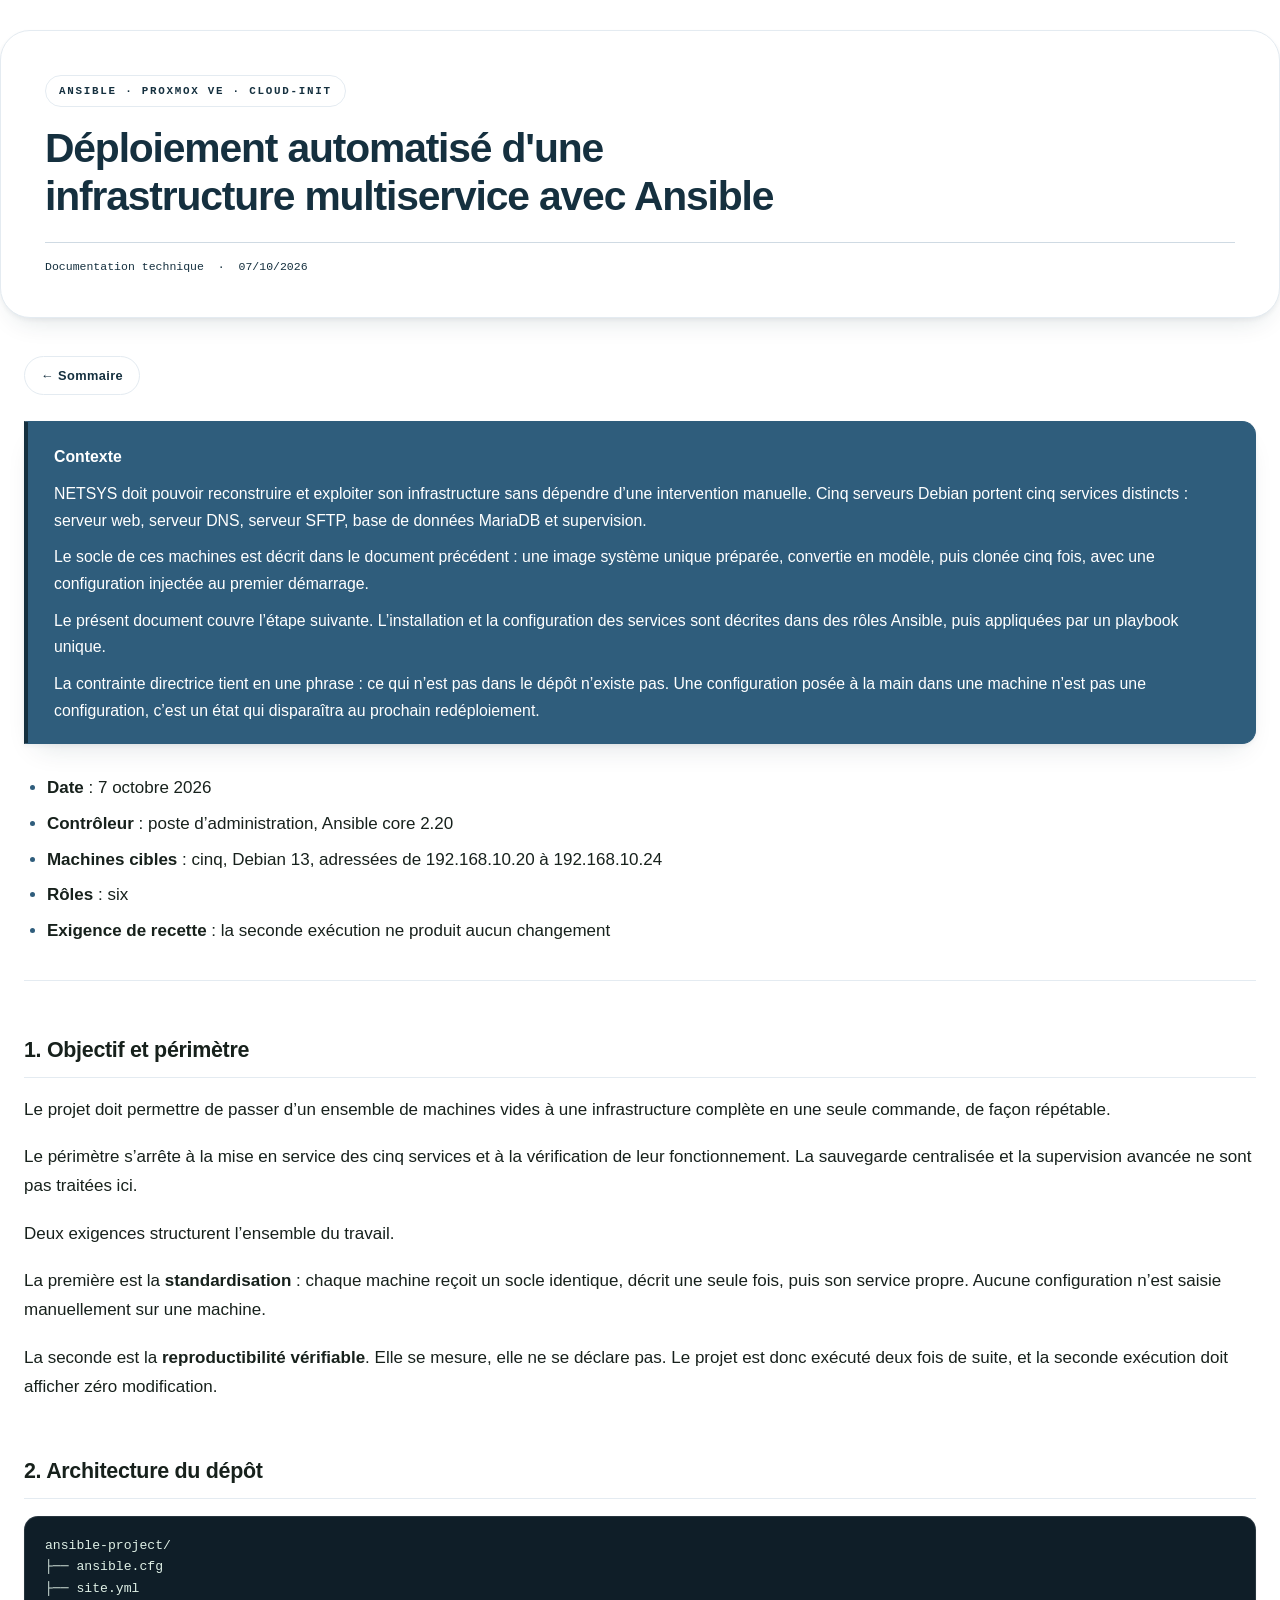
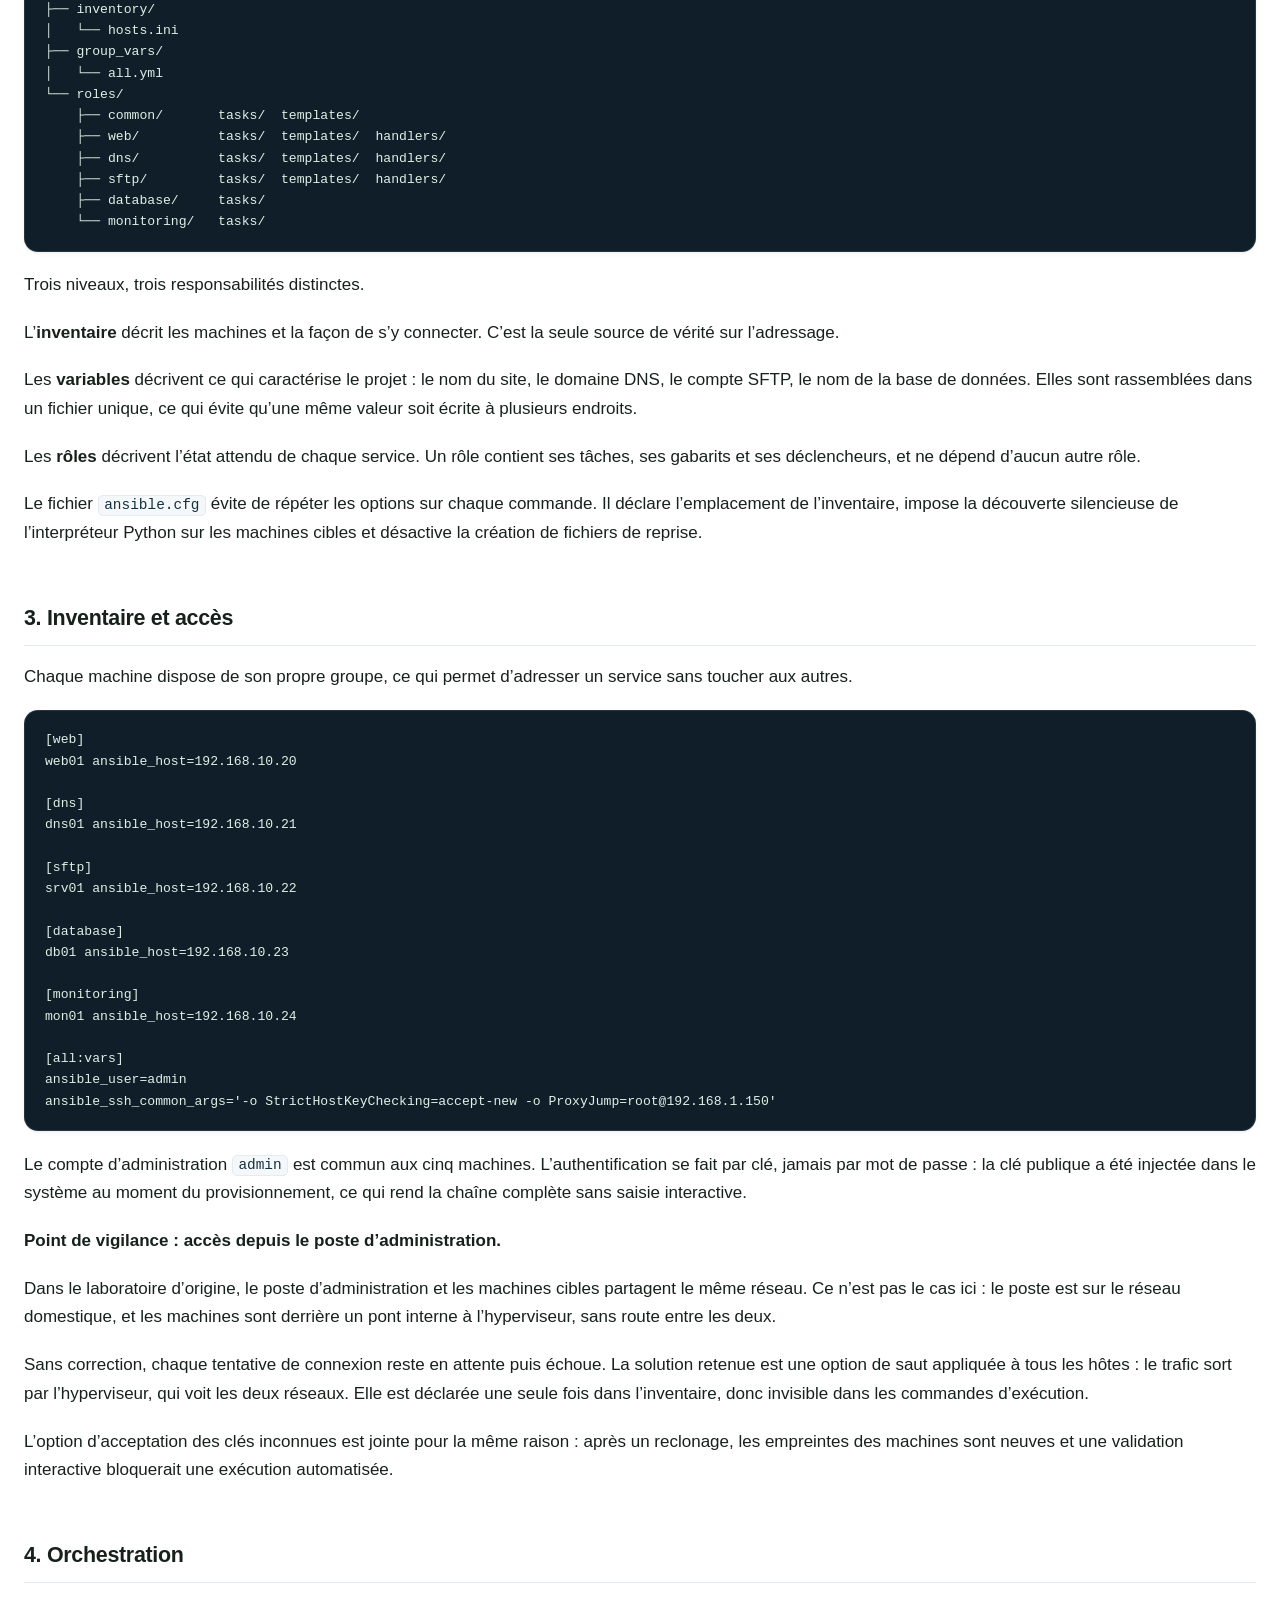
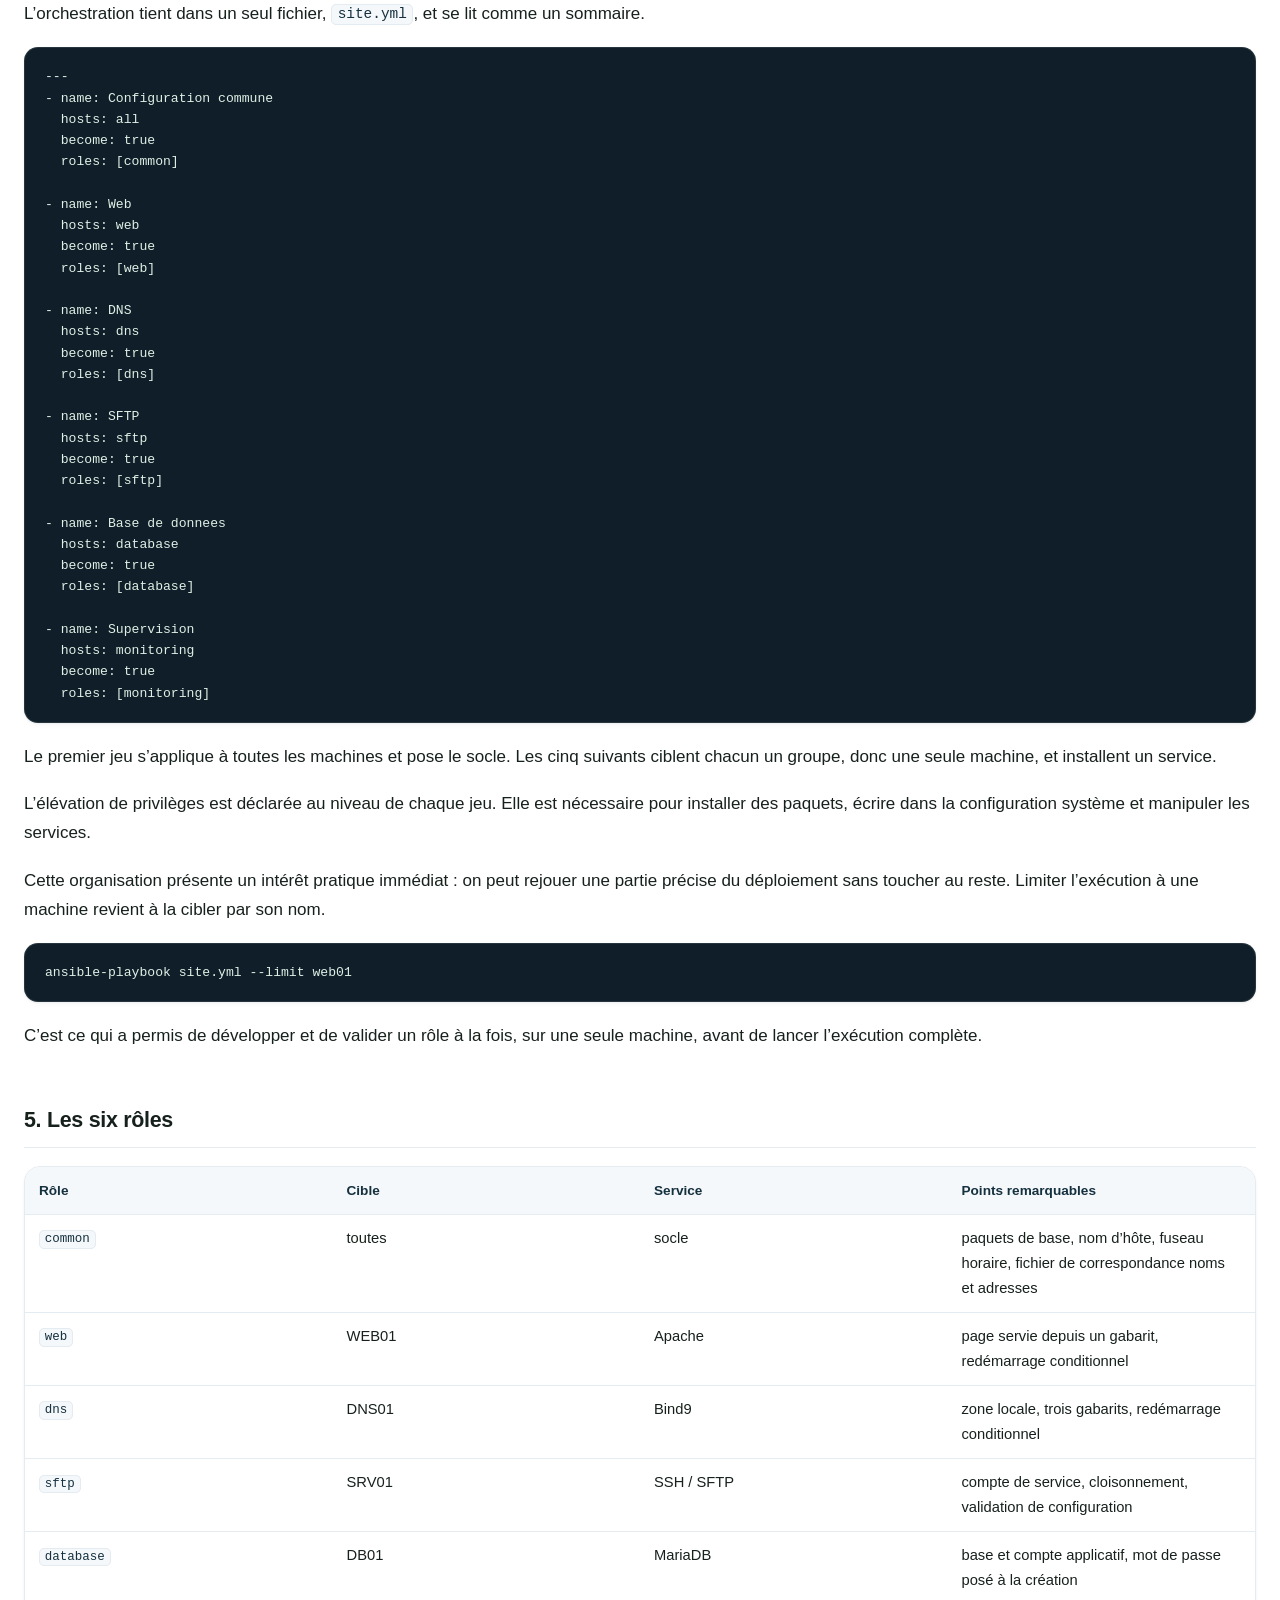
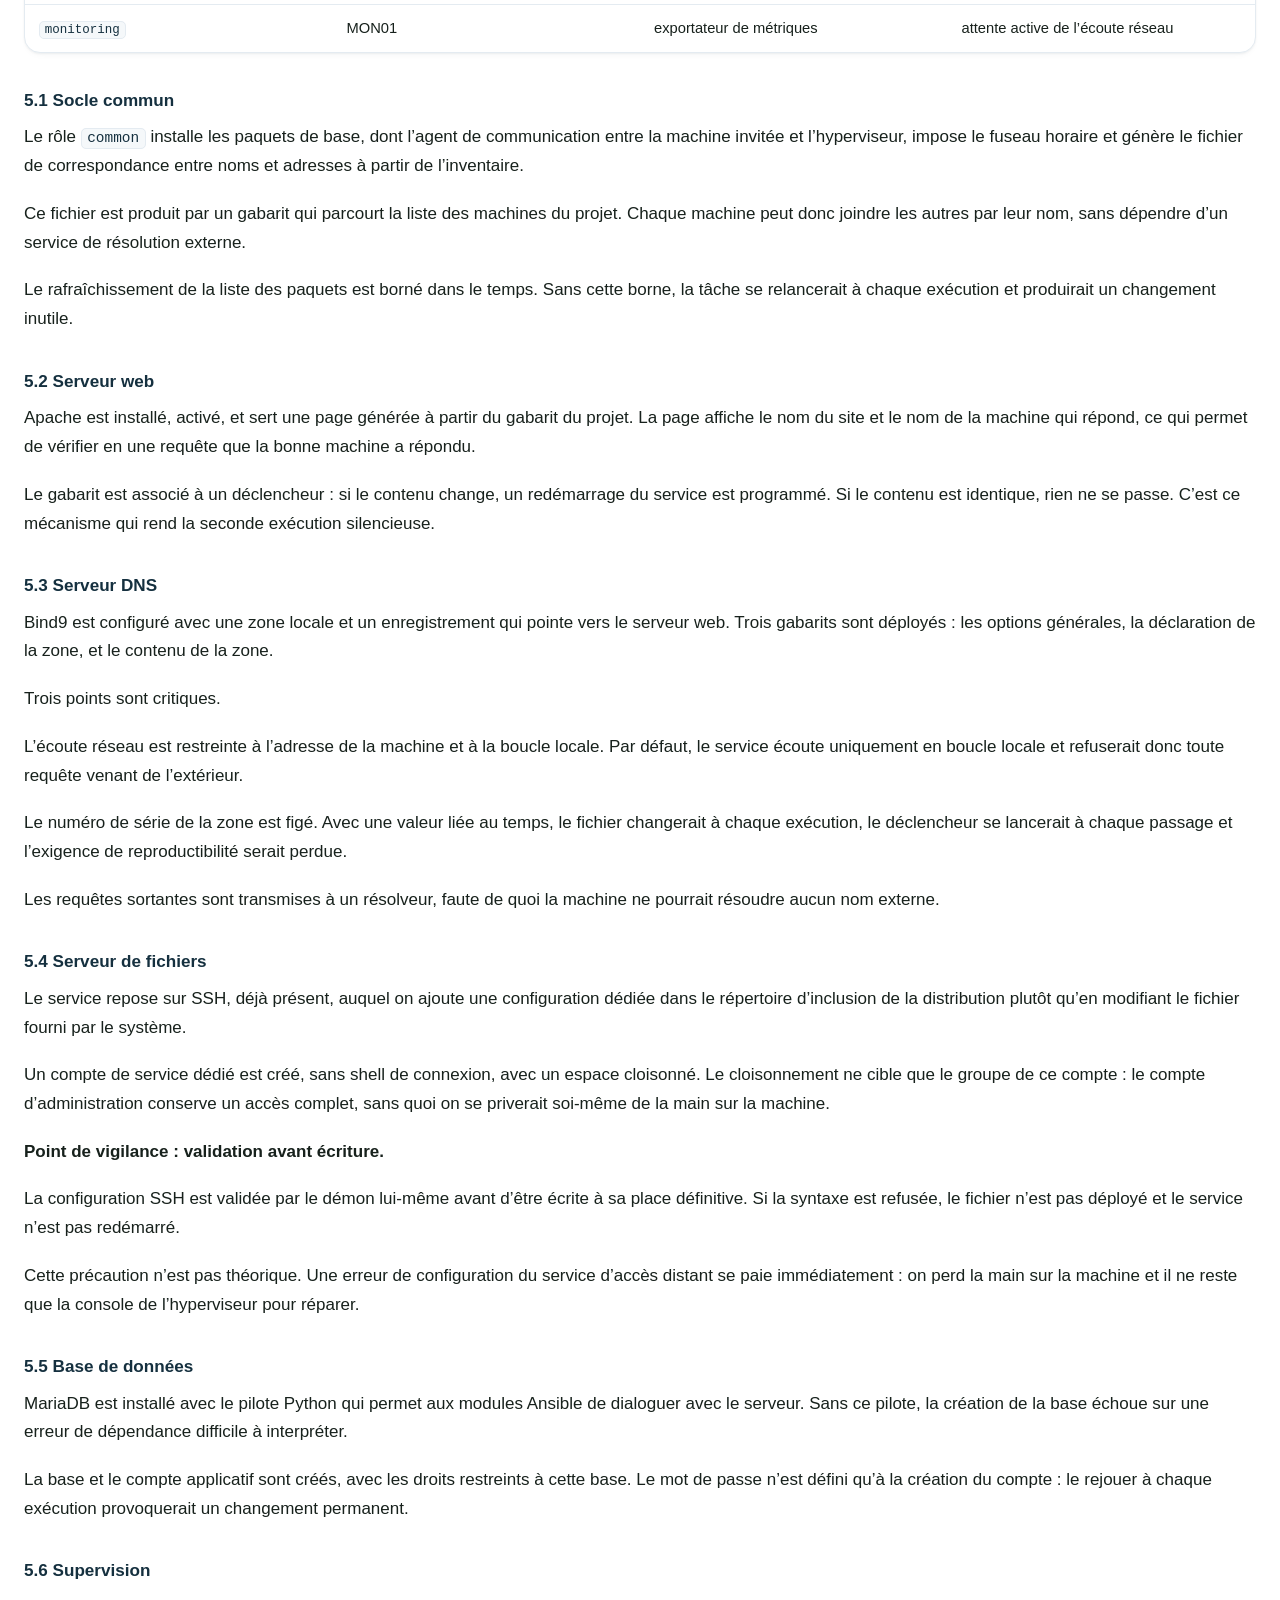
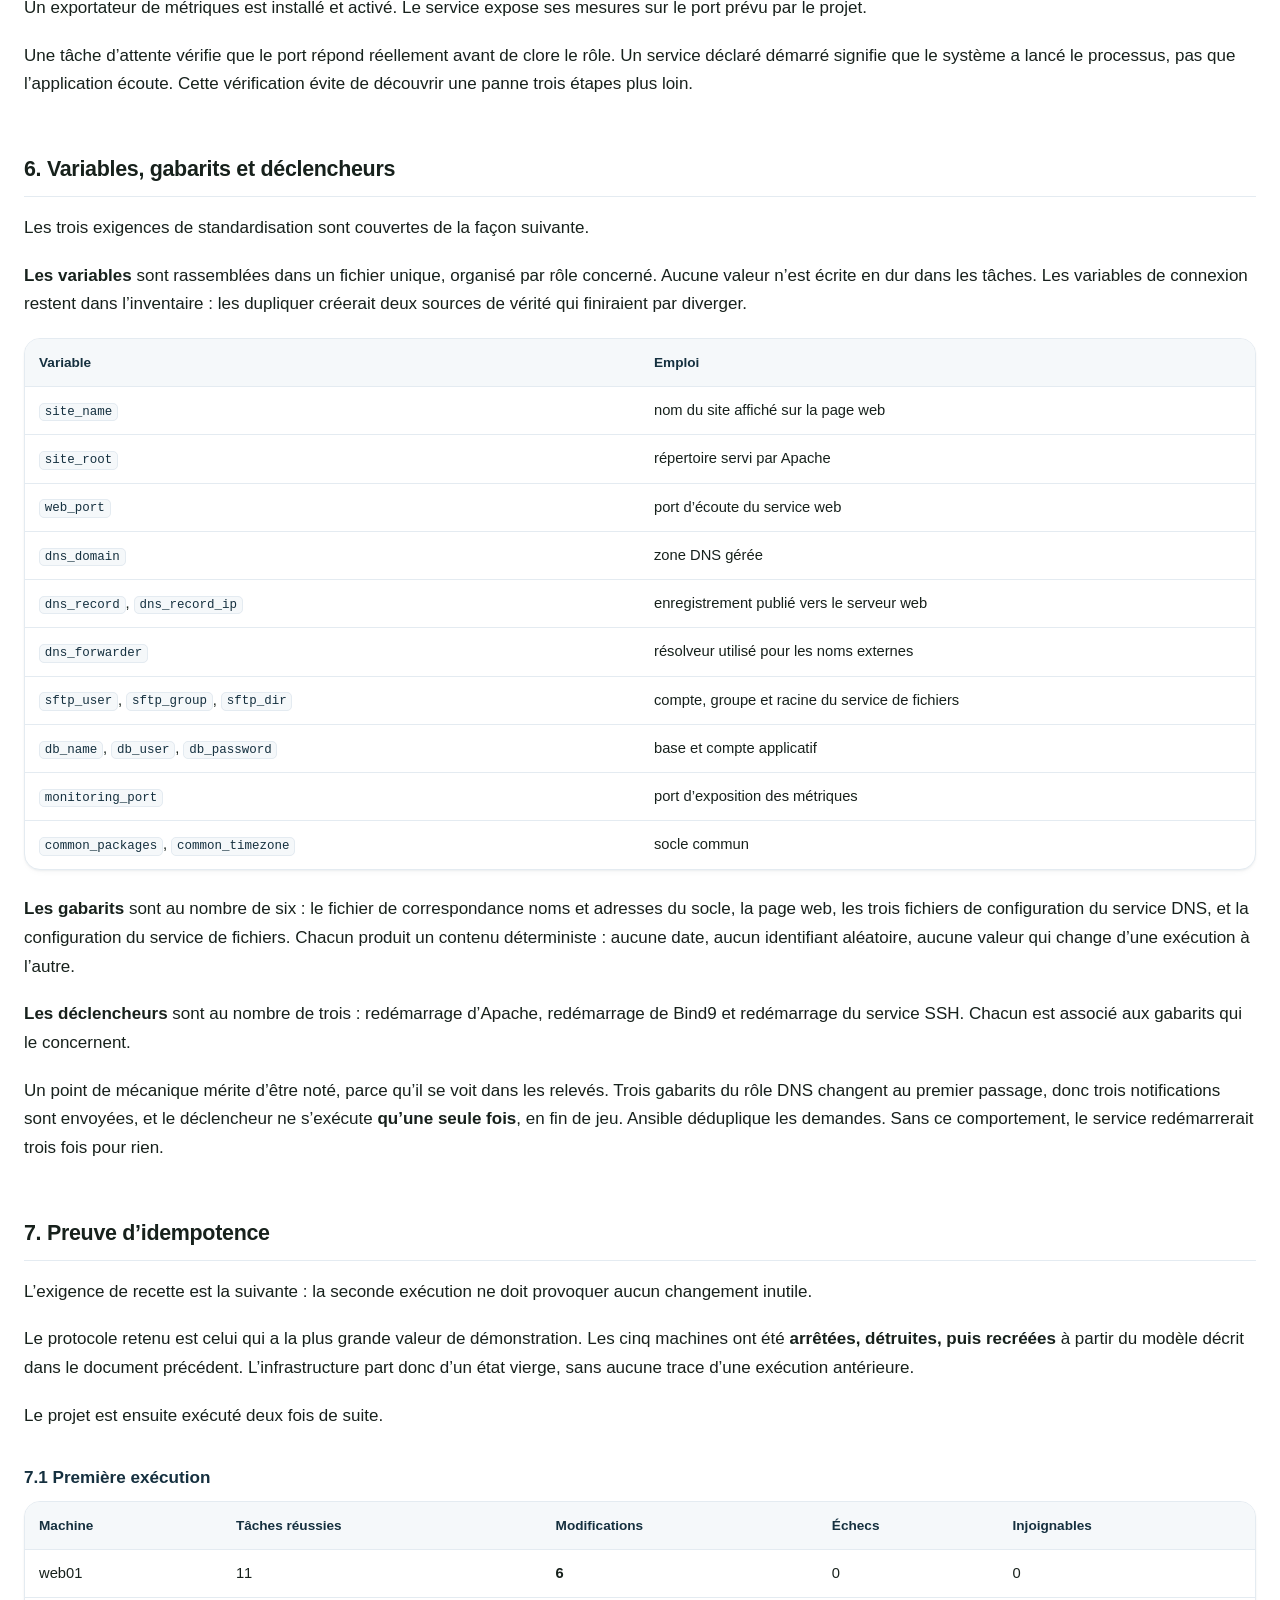
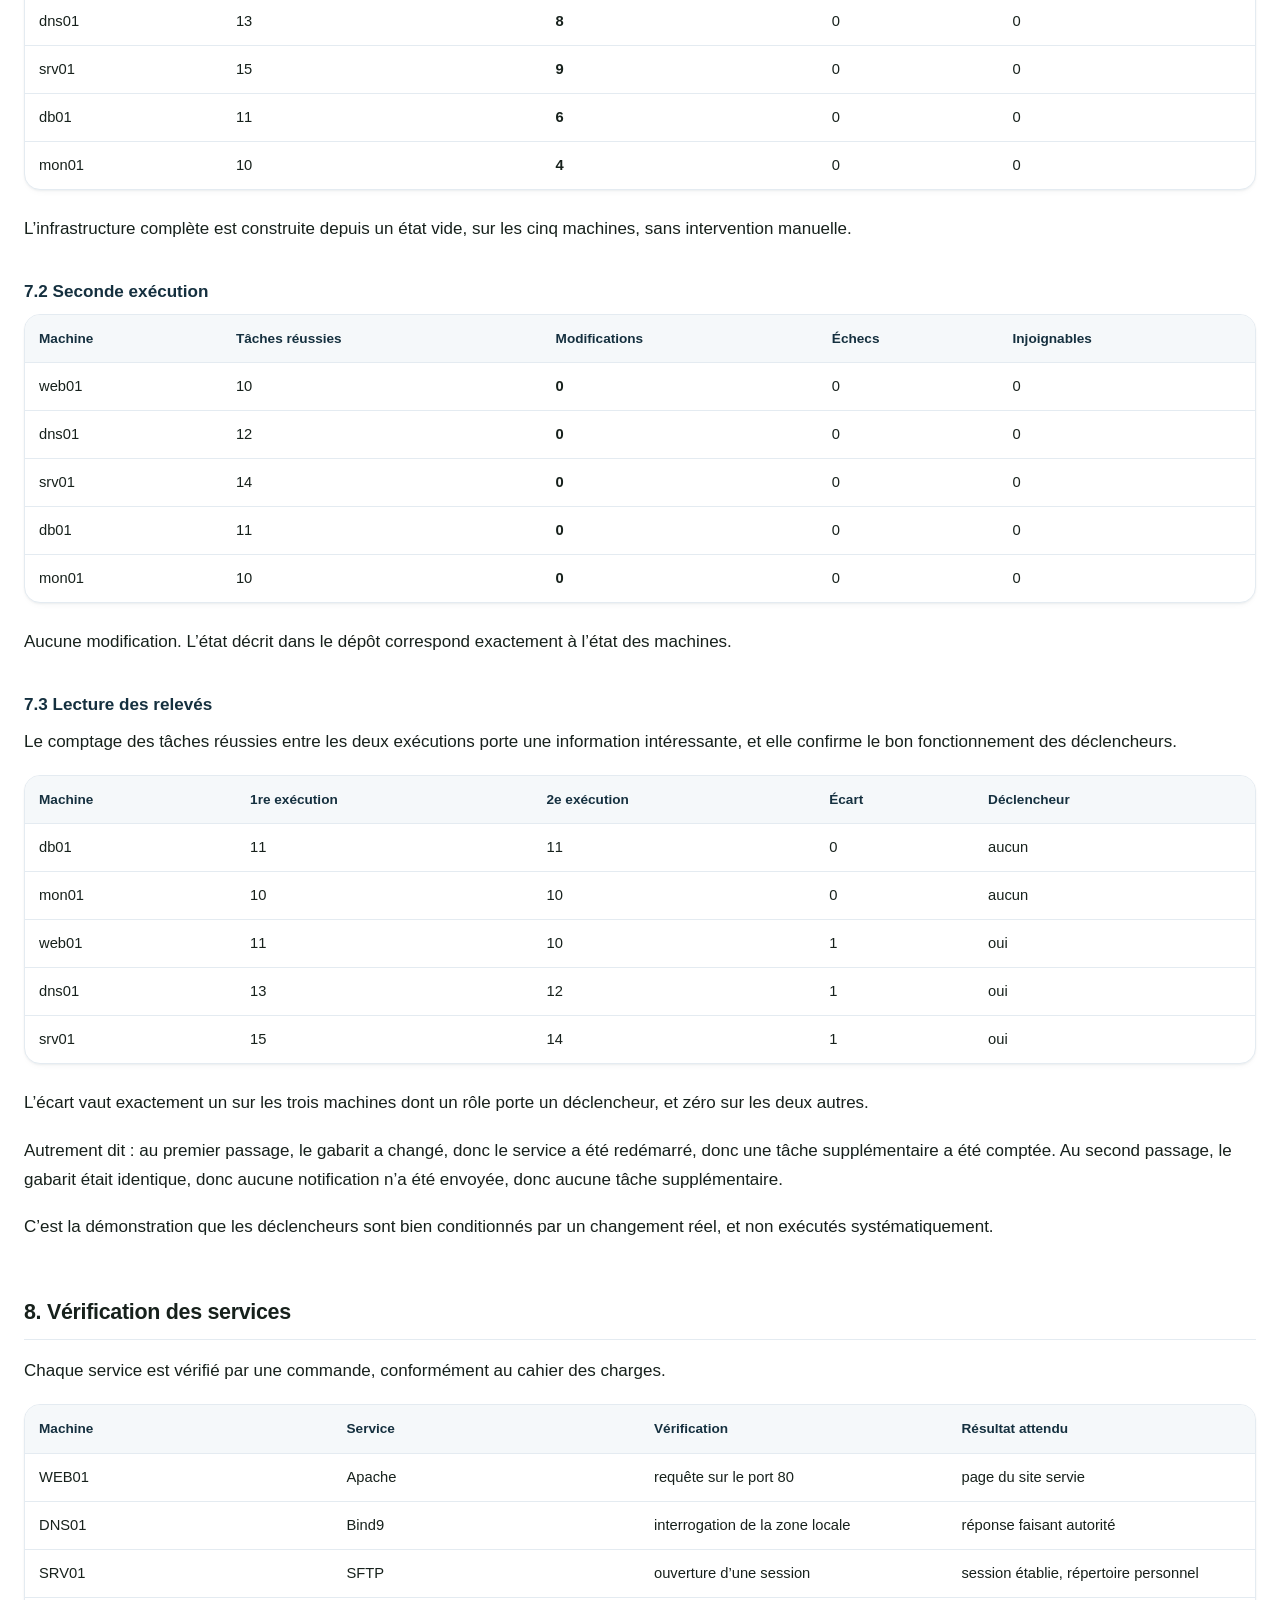
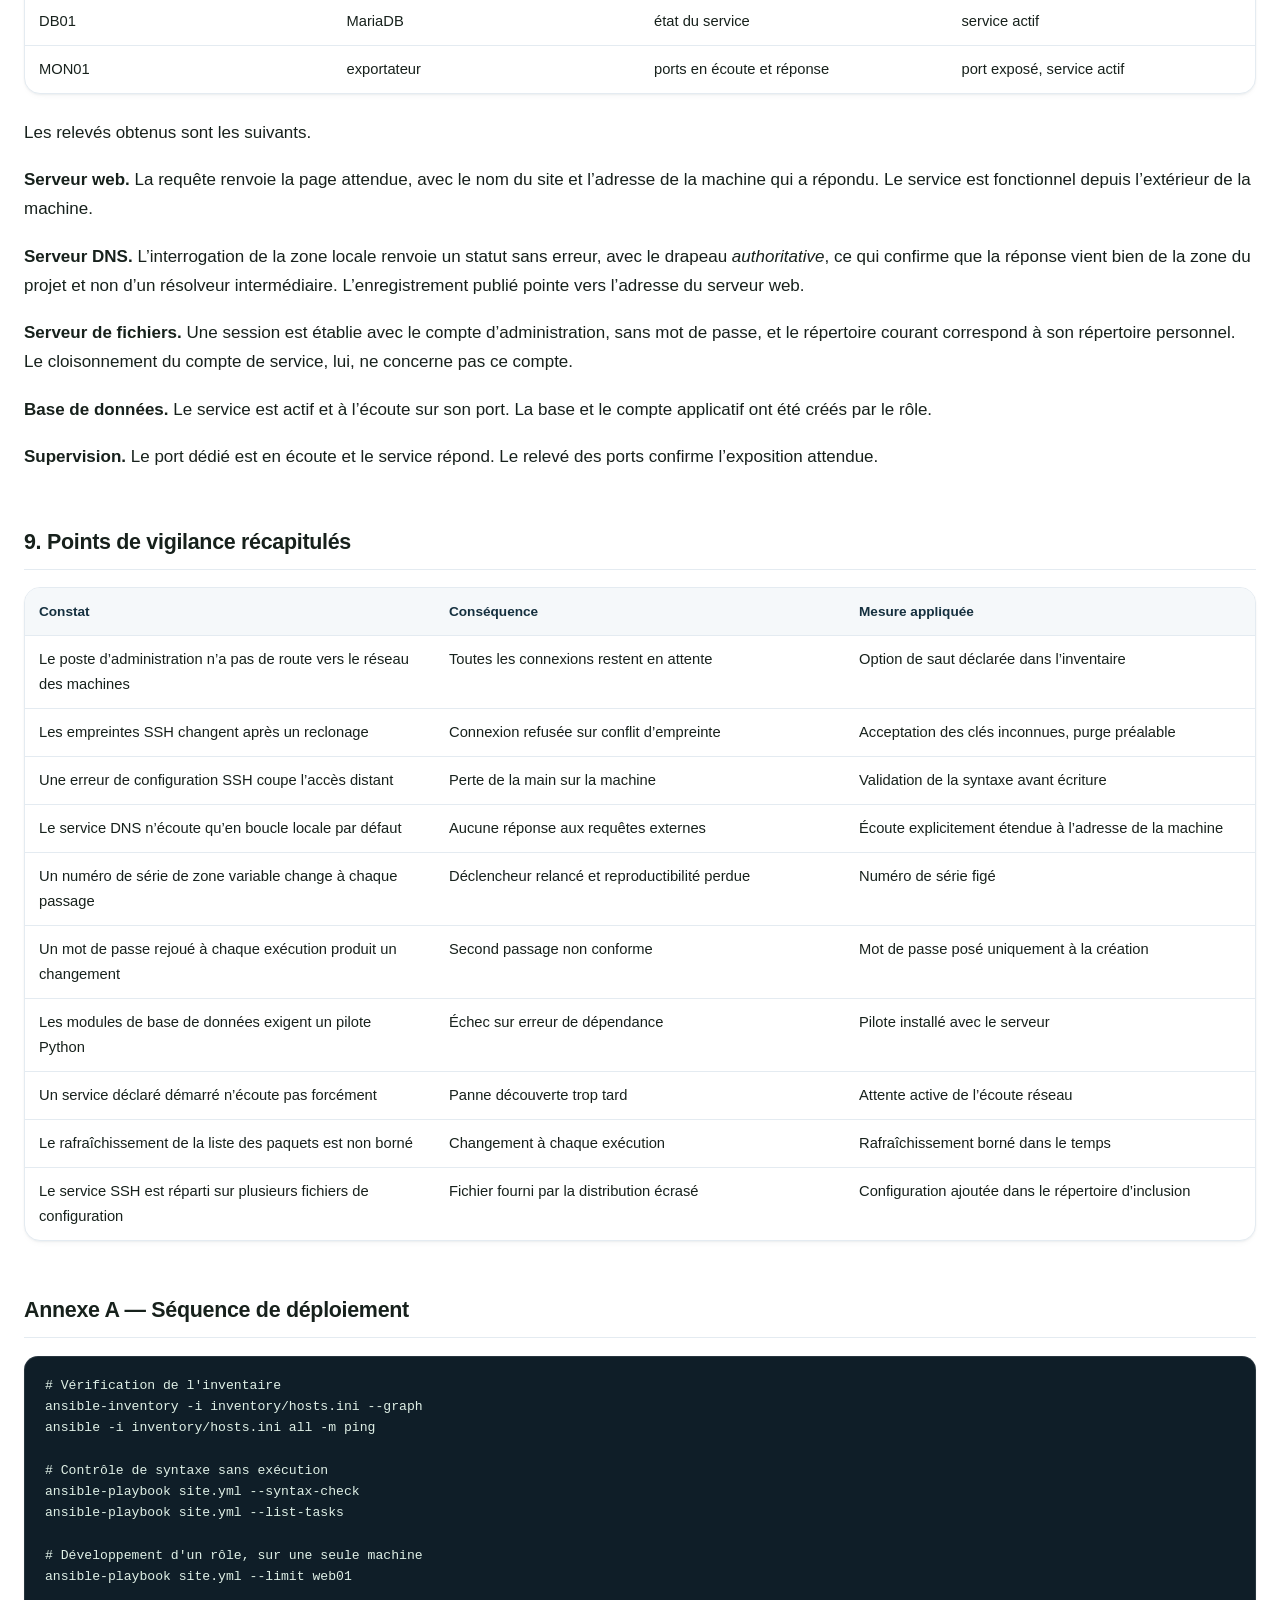
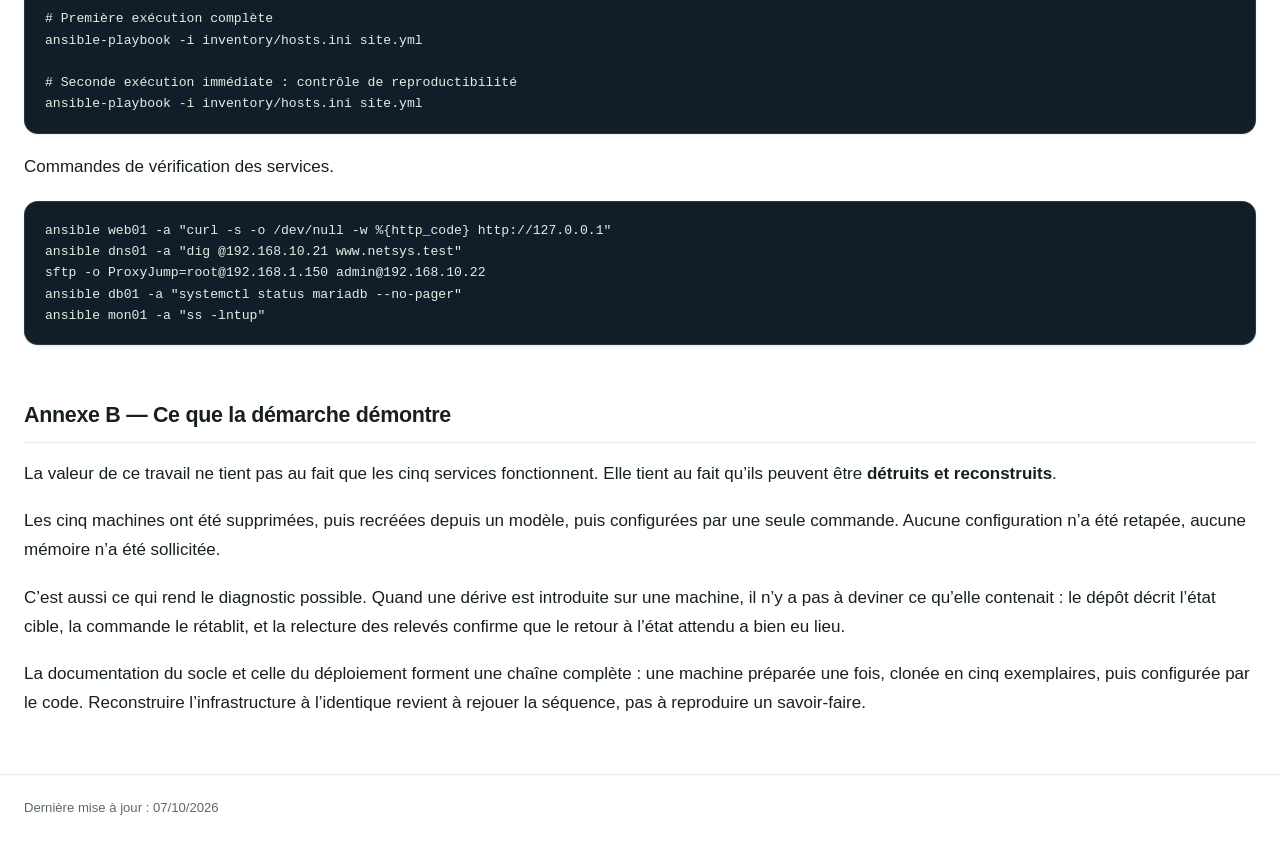
<file: 02-deploiement-ansible.html>
<!DOCTYPE html>
<html lang="fr">
<head>
<meta charset="utf-8">
<meta name="viewport" content="width=device-width, initial-scale=1">
<title>Déploiement automatisé d'une infrastructure multiservice avec
Ansible</title>
<link rel="stylesheet" href="style.css">
</head>
<body>
<header class="masthead">
  <div class="wrap">
    <p class="eyebrow">Ansible &middot; Proxmox VE &middot; cloud-init</p>
    <h1>Déploiement automatisé d'une infrastructure multiservice avec
Ansible</h1>
    
    <p class="stamp">Documentation technique &nbsp;·&nbsp; 07/10/2026</p>
  </div>
</header>
<main class="wrap">
<a class="back" href="index.html">&larr; Sommaire</a>
<article>
<blockquote>
<p><strong>Contexte</strong></p>
<p>NETSYS doit pouvoir reconstruire et exploiter son infrastructure sans
dépendre d’une intervention manuelle. Cinq serveurs Debian portent cinq
services distincts : serveur web, serveur DNS, serveur SFTP, base de
données MariaDB et supervision.</p>
<p>Le socle de ces machines est décrit dans le document précédent : une
image système unique préparée, convertie en modèle, puis clonée cinq
fois, avec une configuration injectée au premier démarrage.</p>
<p>Le présent document couvre l’étape suivante. L’installation et la
configuration des services sont décrites dans des rôles Ansible, puis
appliquées par un playbook unique.</p>
<p>La contrainte directrice tient en une phrase : ce qui n’est pas dans
le dépôt n’existe pas. Une configuration posée à la main dans une
machine n’est pas une configuration, c’est un état qui disparaîtra au
prochain redéploiement.</p>
</blockquote>
<ul>
<li><strong>Date</strong> : 7 octobre 2026</li>
<li><strong>Contrôleur</strong> : poste d’administration, Ansible core
2.20</li>
<li><strong>Machines cibles</strong> : cinq, Debian 13, adressées de
192.168.10.20 à 192.168.10.24</li>
<li><strong>Rôles</strong> : six</li>
<li><strong>Exigence de recette</strong> : la seconde exécution ne
produit aucun changement</li>
</ul>
<hr />
<h2 id="objectif-et-périmètre">1. Objectif et périmètre</h2>
<p>Le projet doit permettre de passer d’un ensemble de machines vides à
une infrastructure complète en une seule commande, de façon
répétable.</p>
<p>Le périmètre s’arrête à la mise en service des cinq services et à la
vérification de leur fonctionnement. La sauvegarde centralisée et la
supervision avancée ne sont pas traitées ici.</p>
<p>Deux exigences structurent l’ensemble du travail.</p>
<p>La première est la <strong>standardisation</strong> : chaque machine
reçoit un socle identique, décrit une seule fois, puis son service
propre. Aucune configuration n’est saisie manuellement sur une
machine.</p>
<p>La seconde est la <strong>reproductibilité vérifiable</strong>. Elle
se mesure, elle ne se déclare pas. Le projet est donc exécuté deux fois
de suite, et la seconde exécution doit afficher zéro modification.</p>
<h2 id="architecture-du-dépôt">2. Architecture du dépôt</h2>
<pre><code>ansible-project/
├── ansible.cfg
├── site.yml
├── inventory/
│   └── hosts.ini
├── group_vars/
│   └── all.yml
└── roles/
    ├── common/       tasks/  templates/
    ├── web/          tasks/  templates/  handlers/
    ├── dns/          tasks/  templates/  handlers/
    ├── sftp/         tasks/  templates/  handlers/
    ├── database/     tasks/
    └── monitoring/   tasks/</code></pre>
<p>Trois niveaux, trois responsabilités distinctes.</p>
<p>L’<strong>inventaire</strong> décrit les machines et la façon de s’y
connecter. C’est la seule source de vérité sur l’adressage.</p>
<p>Les <strong>variables</strong> décrivent ce qui caractérise le projet
: le nom du site, le domaine DNS, le compte SFTP, le nom de la base de
données. Elles sont rassemblées dans un fichier unique, ce qui évite
qu’une même valeur soit écrite à plusieurs endroits.</p>
<p>Les <strong>rôles</strong> décrivent l’état attendu de chaque
service. Un rôle contient ses tâches, ses gabarits et ses déclencheurs,
et ne dépend d’aucun autre rôle.</p>
<p>Le fichier <code>ansible.cfg</code> évite de répéter les options sur
chaque commande. Il déclare l’emplacement de l’inventaire, impose la
découverte silencieuse de l’interpréteur Python sur les machines cibles
et désactive la création de fichiers de reprise.</p>
<h2 id="inventaire-et-accès">3. Inventaire et accès</h2>
<p>Chaque machine dispose de son propre groupe, ce qui permet d’adresser
un service sans toucher aux autres.</p>
<pre class="ini"><code>[web]
web01 ansible_host=192.168.10.20

[dns]
dns01 ansible_host=192.168.10.21

[sftp]
srv01 ansible_host=192.168.10.22

[database]
db01 ansible_host=192.168.10.23

[monitoring]
mon01 ansible_host=192.168.10.24

[all:vars]
ansible_user=admin
ansible_ssh_common_args=&#39;-o StrictHostKeyChecking=accept-new -o ProxyJump=root@192.168.1.150&#39;</code></pre>
<p>Le compte d’administration <code>admin</code> est commun aux cinq
machines. L’authentification se fait par clé, jamais par mot de passe :
la clé publique a été injectée dans le système au moment du
provisionnement, ce qui rend la chaîne complète sans saisie
interactive.</p>
<p><strong>Point de vigilance : accès depuis le poste
d’administration.</strong></p>
<p>Dans le laboratoire d’origine, le poste d’administration et les
machines cibles partagent le même réseau. Ce n’est pas le cas ici : le
poste est sur le réseau domestique, et les machines sont derrière un
pont interne à l’hyperviseur, sans route entre les deux.</p>
<p>Sans correction, chaque tentative de connexion reste en attente puis
échoue. La solution retenue est une option de saut appliquée à tous les
hôtes : le trafic sort par l’hyperviseur, qui voit les deux réseaux.
Elle est déclarée une seule fois dans l’inventaire, donc invisible dans
les commandes d’exécution.</p>
<p>L’option d’acceptation des clés inconnues est jointe pour la même
raison : après un reclonage, les empreintes des machines sont neuves et
une validation interactive bloquerait une exécution automatisée.</p>
<h2 id="orchestration">4. Orchestration</h2>
<p>L’orchestration tient dans un seul fichier, <code>site.yml</code>, et
se lit comme un sommaire.</p>
<pre class="yaml"><code>---
- name: Configuration commune
  hosts: all
  become: true
  roles: [common]

- name: Web
  hosts: web
  become: true
  roles: [web]

- name: DNS
  hosts: dns
  become: true
  roles: [dns]

- name: SFTP
  hosts: sftp
  become: true
  roles: [sftp]

- name: Base de donnees
  hosts: database
  become: true
  roles: [database]

- name: Supervision
  hosts: monitoring
  become: true
  roles: [monitoring]</code></pre>
<p>Le premier jeu s’applique à toutes les machines et pose le socle. Les
cinq suivants ciblent chacun un groupe, donc une seule machine, et
installent un service.</p>
<p>L’élévation de privilèges est déclarée au niveau de chaque jeu. Elle
est nécessaire pour installer des paquets, écrire dans la configuration
système et manipuler les services.</p>
<p>Cette organisation présente un intérêt pratique immédiat : on peut
rejouer une partie précise du déploiement sans toucher au reste. Limiter
l’exécution à une machine revient à la cibler par son nom.</p>
<pre class="bash"><code>ansible-playbook site.yml --limit web01</code></pre>
<p>C’est ce qui a permis de développer et de valider un rôle à la fois,
sur une seule machine, avant de lancer l’exécution complète.</p>
<h2 id="les-six-rôles">5. Les six rôles</h2>
<table>
<colgroup>
<col style="width: 25%" />
<col style="width: 25%" />
<col style="width: 25%" />
<col style="width: 25%" />
</colgroup>
<thead>
<tr>
<th>Rôle</th>
<th>Cible</th>
<th>Service</th>
<th>Points remarquables</th>
</tr>
</thead>
<tbody>
<tr>
<td><code>common</code></td>
<td>toutes</td>
<td>socle</td>
<td>paquets de base, nom d’hôte, fuseau horaire, fichier de
correspondance noms et adresses</td>
</tr>
<tr>
<td><code>web</code></td>
<td>WEB01</td>
<td>Apache</td>
<td>page servie depuis un gabarit, redémarrage conditionnel</td>
</tr>
<tr>
<td><code>dns</code></td>
<td>DNS01</td>
<td>Bind9</td>
<td>zone locale, trois gabarits, redémarrage conditionnel</td>
</tr>
<tr>
<td><code>sftp</code></td>
<td>SRV01</td>
<td>SSH / SFTP</td>
<td>compte de service, cloisonnement, validation de configuration</td>
</tr>
<tr>
<td><code>database</code></td>
<td>DB01</td>
<td>MariaDB</td>
<td>base et compte applicatif, mot de passe posé à la création</td>
</tr>
<tr>
<td><code>monitoring</code></td>
<td>MON01</td>
<td>exportateur de métriques</td>
<td>attente active de l’écoute réseau</td>
</tr>
</tbody>
</table>
<h3 id="socle-commun">5.1 Socle commun</h3>
<p>Le rôle <code>common</code> installe les paquets de base, dont
l’agent de communication entre la machine invitée et l’hyperviseur,
impose le fuseau horaire et génère le fichier de correspondance entre
noms et adresses à partir de l’inventaire.</p>
<p>Ce fichier est produit par un gabarit qui parcourt la liste des
machines du projet. Chaque machine peut donc joindre les autres par leur
nom, sans dépendre d’un service de résolution externe.</p>
<p>Le rafraîchissement de la liste des paquets est borné dans le temps.
Sans cette borne, la tâche se relancerait à chaque exécution et
produirait un changement inutile.</p>
<h3 id="serveur-web">5.2 Serveur web</h3>
<p>Apache est installé, activé, et sert une page générée à partir du
gabarit du projet. La page affiche le nom du site et le nom de la
machine qui répond, ce qui permet de vérifier en une requête que la
bonne machine a répondu.</p>
<p>Le gabarit est associé à un déclencheur : si le contenu change, un
redémarrage du service est programmé. Si le contenu est identique, rien
ne se passe. C’est ce mécanisme qui rend la seconde exécution
silencieuse.</p>
<h3 id="serveur-dns">5.3 Serveur DNS</h3>
<p>Bind9 est configuré avec une zone locale et un enregistrement qui
pointe vers le serveur web. Trois gabarits sont déployés : les options
générales, la déclaration de la zone, et le contenu de la zone.</p>
<p>Trois points sont critiques.</p>
<p>L’écoute réseau est restreinte à l’adresse de la machine et à la
boucle locale. Par défaut, le service écoute uniquement en boucle locale
et refuserait donc toute requête venant de l’extérieur.</p>
<p>Le numéro de série de la zone est figé. Avec une valeur liée au
temps, le fichier changerait à chaque exécution, le déclencheur se
lancerait à chaque passage et l’exigence de reproductibilité serait
perdue.</p>
<p>Les requêtes sortantes sont transmises à un résolveur, faute de quoi
la machine ne pourrait résoudre aucun nom externe.</p>
<h3 id="serveur-de-fichiers">5.4 Serveur de fichiers</h3>
<p>Le service repose sur SSH, déjà présent, auquel on ajoute une
configuration dédiée dans le répertoire d’inclusion de la distribution
plutôt qu’en modifiant le fichier fourni par le système.</p>
<p>Un compte de service dédié est créé, sans shell de connexion, avec un
espace cloisonné. Le cloisonnement ne cible que le groupe de ce compte :
le compte d’administration conserve un accès complet, sans quoi on se
priverait soi-même de la main sur la machine.</p>
<p><strong>Point de vigilance : validation avant écriture.</strong></p>
<p>La configuration SSH est validée par le démon lui-même avant d’être
écrite à sa place définitive. Si la syntaxe est refusée, le fichier
n’est pas déployé et le service n’est pas redémarré.</p>
<p>Cette précaution n’est pas théorique. Une erreur de configuration du
service d’accès distant se paie immédiatement : on perd la main sur la
machine et il ne reste que la console de l’hyperviseur pour réparer.</p>
<h3 id="base-de-données">5.5 Base de données</h3>
<p>MariaDB est installé avec le pilote Python qui permet aux modules
Ansible de dialoguer avec le serveur. Sans ce pilote, la création de la
base échoue sur une erreur de dépendance difficile à interpréter.</p>
<p>La base et le compte applicatif sont créés, avec les droits
restreints à cette base. Le mot de passe n’est défini qu’à la création
du compte : le rejouer à chaque exécution provoquerait un changement
permanent.</p>
<h3 id="supervision">5.6 Supervision</h3>
<p>Un exportateur de métriques est installé et activé. Le service expose
ses mesures sur le port prévu par le projet.</p>
<p>Une tâche d’attente vérifie que le port répond réellement avant de
clore le rôle. Un service déclaré démarré signifie que le système a
lancé le processus, pas que l’application écoute. Cette vérification
évite de découvrir une panne trois étapes plus loin.</p>
<h2 id="variables-gabarits-et-déclencheurs">6. Variables, gabarits et
déclencheurs</h2>
<p>Les trois exigences de standardisation sont couvertes de la façon
suivante.</p>
<p><strong>Les variables</strong> sont rassemblées dans un fichier
unique, organisé par rôle concerné. Aucune valeur n’est écrite en dur
dans les tâches. Les variables de connexion restent dans l’inventaire :
les dupliquer créerait deux sources de vérité qui finiraient par
diverger.</p>
<table>
<colgroup>
<col style="width: 50%" />
<col style="width: 50%" />
</colgroup>
<thead>
<tr>
<th>Variable</th>
<th>Emploi</th>
</tr>
</thead>
<tbody>
<tr>
<td><code>site_name</code></td>
<td>nom du site affiché sur la page web</td>
</tr>
<tr>
<td><code>site_root</code></td>
<td>répertoire servi par Apache</td>
</tr>
<tr>
<td><code>web_port</code></td>
<td>port d’écoute du service web</td>
</tr>
<tr>
<td><code>dns_domain</code></td>
<td>zone DNS gérée</td>
</tr>
<tr>
<td><code>dns_record</code>, <code>dns_record_ip</code></td>
<td>enregistrement publié vers le serveur web</td>
</tr>
<tr>
<td><code>dns_forwarder</code></td>
<td>résolveur utilisé pour les noms externes</td>
</tr>
<tr>
<td><code>sftp_user</code>, <code>sftp_group</code>,
<code>sftp_dir</code></td>
<td>compte, groupe et racine du service de fichiers</td>
</tr>
<tr>
<td><code>db_name</code>, <code>db_user</code>,
<code>db_password</code></td>
<td>base et compte applicatif</td>
</tr>
<tr>
<td><code>monitoring_port</code></td>
<td>port d’exposition des métriques</td>
</tr>
<tr>
<td><code>common_packages</code>, <code>common_timezone</code></td>
<td>socle commun</td>
</tr>
</tbody>
</table>
<p><strong>Les gabarits</strong> sont au nombre de six : le fichier de
correspondance noms et adresses du socle, la page web, les trois
fichiers de configuration du service DNS, et la configuration du service
de fichiers. Chacun produit un contenu déterministe : aucune date, aucun
identifiant aléatoire, aucune valeur qui change d’une exécution à
l’autre.</p>
<p><strong>Les déclencheurs</strong> sont au nombre de trois :
redémarrage d’Apache, redémarrage de Bind9 et redémarrage du service
SSH. Chacun est associé aux gabarits qui le concernent.</p>
<p>Un point de mécanique mérite d’être noté, parce qu’il se voit dans
les relevés. Trois gabarits du rôle DNS changent au premier passage,
donc trois notifications sont envoyées, et le déclencheur ne s’exécute
<strong>qu’une seule fois</strong>, en fin de jeu. Ansible déduplique
les demandes. Sans ce comportement, le service redémarrerait trois fois
pour rien.</p>
<h2 id="preuve-didempotence">7. Preuve d’idempotence</h2>
<p>L’exigence de recette est la suivante : la seconde exécution ne doit
provoquer aucun changement inutile.</p>
<p>Le protocole retenu est celui qui a la plus grande valeur de
démonstration. Les cinq machines ont été <strong>arrêtées, détruites,
puis recréées</strong> à partir du modèle décrit dans le document
précédent. L’infrastructure part donc d’un état vierge, sans aucune
trace d’une exécution antérieure.</p>
<p>Le projet est ensuite exécuté deux fois de suite.</p>
<h3 id="première-exécution">7.1 Première exécution</h3>
<table>
<thead>
<tr>
<th>Machine</th>
<th>Tâches réussies</th>
<th>Modifications</th>
<th>Échecs</th>
<th>Injoignables</th>
</tr>
</thead>
<tbody>
<tr>
<td>web01</td>
<td>11</td>
<td><strong>6</strong></td>
<td>0</td>
<td>0</td>
</tr>
<tr>
<td>dns01</td>
<td>13</td>
<td><strong>8</strong></td>
<td>0</td>
<td>0</td>
</tr>
<tr>
<td>srv01</td>
<td>15</td>
<td><strong>9</strong></td>
<td>0</td>
<td>0</td>
</tr>
<tr>
<td>db01</td>
<td>11</td>
<td><strong>6</strong></td>
<td>0</td>
<td>0</td>
</tr>
<tr>
<td>mon01</td>
<td>10</td>
<td><strong>4</strong></td>
<td>0</td>
<td>0</td>
</tr>
</tbody>
</table>
<p>L’infrastructure complète est construite depuis un état vide, sur les
cinq machines, sans intervention manuelle.</p>
<h3 id="seconde-exécution">7.2 Seconde exécution</h3>
<table>
<thead>
<tr>
<th>Machine</th>
<th>Tâches réussies</th>
<th>Modifications</th>
<th>Échecs</th>
<th>Injoignables</th>
</tr>
</thead>
<tbody>
<tr>
<td>web01</td>
<td>10</td>
<td><strong>0</strong></td>
<td>0</td>
<td>0</td>
</tr>
<tr>
<td>dns01</td>
<td>12</td>
<td><strong>0</strong></td>
<td>0</td>
<td>0</td>
</tr>
<tr>
<td>srv01</td>
<td>14</td>
<td><strong>0</strong></td>
<td>0</td>
<td>0</td>
</tr>
<tr>
<td>db01</td>
<td>11</td>
<td><strong>0</strong></td>
<td>0</td>
<td>0</td>
</tr>
<tr>
<td>mon01</td>
<td>10</td>
<td><strong>0</strong></td>
<td>0</td>
<td>0</td>
</tr>
</tbody>
</table>
<p>Aucune modification. L’état décrit dans le dépôt correspond
exactement à l’état des machines.</p>
<h3 id="lecture-des-relevés">7.3 Lecture des relevés</h3>
<p>Le comptage des tâches réussies entre les deux exécutions porte une
information intéressante, et elle confirme le bon fonctionnement des
déclencheurs.</p>
<table>
<thead>
<tr>
<th>Machine</th>
<th>1re exécution</th>
<th>2e exécution</th>
<th>Écart</th>
<th>Déclencheur</th>
</tr>
</thead>
<tbody>
<tr>
<td>db01</td>
<td>11</td>
<td>11</td>
<td>0</td>
<td>aucun</td>
</tr>
<tr>
<td>mon01</td>
<td>10</td>
<td>10</td>
<td>0</td>
<td>aucun</td>
</tr>
<tr>
<td>web01</td>
<td>11</td>
<td>10</td>
<td>1</td>
<td>oui</td>
</tr>
<tr>
<td>dns01</td>
<td>13</td>
<td>12</td>
<td>1</td>
<td>oui</td>
</tr>
<tr>
<td>srv01</td>
<td>15</td>
<td>14</td>
<td>1</td>
<td>oui</td>
</tr>
</tbody>
</table>
<p>L’écart vaut exactement un sur les trois machines dont un rôle porte
un déclencheur, et zéro sur les deux autres.</p>
<p>Autrement dit : au premier passage, le gabarit a changé, donc le
service a été redémarré, donc une tâche supplémentaire a été comptée. Au
second passage, le gabarit était identique, donc aucune notification n’a
été envoyée, donc aucune tâche supplémentaire.</p>
<p>C’est la démonstration que les déclencheurs sont bien conditionnés
par un changement réel, et non exécutés systématiquement.</p>
<h2 id="vérification-des-services">8. Vérification des services</h2>
<p>Chaque service est vérifié par une commande, conformément au cahier
des charges.</p>
<table>
<colgroup>
<col style="width: 25%" />
<col style="width: 25%" />
<col style="width: 25%" />
<col style="width: 25%" />
</colgroup>
<thead>
<tr>
<th>Machine</th>
<th>Service</th>
<th>Vérification</th>
<th>Résultat attendu</th>
</tr>
</thead>
<tbody>
<tr>
<td>WEB01</td>
<td>Apache</td>
<td>requête sur le port 80</td>
<td>page du site servie</td>
</tr>
<tr>
<td>DNS01</td>
<td>Bind9</td>
<td>interrogation de la zone locale</td>
<td>réponse faisant autorité</td>
</tr>
<tr>
<td>SRV01</td>
<td>SFTP</td>
<td>ouverture d’une session</td>
<td>session établie, répertoire personnel</td>
</tr>
<tr>
<td>DB01</td>
<td>MariaDB</td>
<td>état du service</td>
<td>service actif</td>
</tr>
<tr>
<td>MON01</td>
<td>exportateur</td>
<td>ports en écoute et réponse</td>
<td>port exposé, service actif</td>
</tr>
</tbody>
</table>
<p>Les relevés obtenus sont les suivants.</p>
<p><strong>Serveur web.</strong> La requête renvoie la page attendue,
avec le nom du site et l’adresse de la machine qui a répondu. Le service
est fonctionnel depuis l’extérieur de la machine.</p>
<p><strong>Serveur DNS.</strong> L’interrogation de la zone locale
renvoie un statut sans erreur, avec le drapeau <em>authoritative</em>,
ce qui confirme que la réponse vient bien de la zone du projet et non
d’un résolveur intermédiaire. L’enregistrement publié pointe vers
l’adresse du serveur web.</p>
<p><strong>Serveur de fichiers.</strong> Une session est établie avec le
compte d’administration, sans mot de passe, et le répertoire courant
correspond à son répertoire personnel. Le cloisonnement du compte de
service, lui, ne concerne pas ce compte.</p>
<p><strong>Base de données.</strong> Le service est actif et à l’écoute
sur son port. La base et le compte applicatif ont été créés par le
rôle.</p>
<p><strong>Supervision.</strong> Le port dédié est en écoute et le
service répond. Le relevé des ports confirme l’exposition attendue.</p>
<h2 id="points-de-vigilance-récapitulés">9. Points de vigilance
récapitulés</h2>
<table>
<colgroup>
<col style="width: 33%" />
<col style="width: 33%" />
<col style="width: 33%" />
</colgroup>
<thead>
<tr>
<th>Constat</th>
<th>Conséquence</th>
<th>Mesure appliquée</th>
</tr>
</thead>
<tbody>
<tr>
<td>Le poste d’administration n’a pas de route vers le réseau des
machines</td>
<td>Toutes les connexions restent en attente</td>
<td>Option de saut déclarée dans l’inventaire</td>
</tr>
<tr>
<td>Les empreintes SSH changent après un reclonage</td>
<td>Connexion refusée sur conflit d’empreinte</td>
<td>Acceptation des clés inconnues, purge préalable</td>
</tr>
<tr>
<td>Une erreur de configuration SSH coupe l’accès distant</td>
<td>Perte de la main sur la machine</td>
<td>Validation de la syntaxe avant écriture</td>
</tr>
<tr>
<td>Le service DNS n’écoute qu’en boucle locale par défaut</td>
<td>Aucune réponse aux requêtes externes</td>
<td>Écoute explicitement étendue à l’adresse de la machine</td>
</tr>
<tr>
<td>Un numéro de série de zone variable change à chaque passage</td>
<td>Déclencheur relancé et reproductibilité perdue</td>
<td>Numéro de série figé</td>
</tr>
<tr>
<td>Un mot de passe rejoué à chaque exécution produit un changement</td>
<td>Second passage non conforme</td>
<td>Mot de passe posé uniquement à la création</td>
</tr>
<tr>
<td>Les modules de base de données exigent un pilote Python</td>
<td>Échec sur erreur de dépendance</td>
<td>Pilote installé avec le serveur</td>
</tr>
<tr>
<td>Un service déclaré démarré n’écoute pas forcément</td>
<td>Panne découverte trop tard</td>
<td>Attente active de l’écoute réseau</td>
</tr>
<tr>
<td>Le rafraîchissement de la liste des paquets est non borné</td>
<td>Changement à chaque exécution</td>
<td>Rafraîchissement borné dans le temps</td>
</tr>
<tr>
<td>Le service SSH est réparti sur plusieurs fichiers de
configuration</td>
<td>Fichier fourni par la distribution écrasé</td>
<td>Configuration ajoutée dans le répertoire d’inclusion</td>
</tr>
</tbody>
</table>
<h2 id="annexe-a-séquence-de-déploiement">Annexe A — Séquence de
déploiement</h2>
<pre class="bash"><code># Vérification de l&#39;inventaire
ansible-inventory -i inventory/hosts.ini --graph
ansible -i inventory/hosts.ini all -m ping

# Contrôle de syntaxe sans exécution
ansible-playbook site.yml --syntax-check
ansible-playbook site.yml --list-tasks

# Développement d&#39;un rôle, sur une seule machine
ansible-playbook site.yml --limit web01

# Première exécution complète
ansible-playbook -i inventory/hosts.ini site.yml

# Seconde exécution immédiate : contrôle de reproductibilité
ansible-playbook -i inventory/hosts.ini site.yml</code></pre>
<p>Commandes de vérification des services.</p>
<pre class="bash"><code>ansible web01 -a &quot;curl -s -o /dev/null -w %{http_code} http://127.0.0.1&quot;
ansible dns01 -a &quot;dig @192.168.10.21 www.netsys.test&quot;
sftp -o ProxyJump=root@192.168.1.150 admin@192.168.10.22
ansible db01 -a &quot;systemctl status mariadb --no-pager&quot;
ansible mon01 -a &quot;ss -lntup&quot;</code></pre>
<h2 id="annexe-b-ce-que-la-démarche-démontre">Annexe B — Ce que la
démarche démontre</h2>
<p>La valeur de ce travail ne tient pas au fait que les cinq services
fonctionnent. Elle tient au fait qu’ils peuvent être <strong>détruits et
reconstruits</strong>.</p>
<p>Les cinq machines ont été supprimées, puis recréées depuis un modèle,
puis configurées par une seule commande. Aucune configuration n’a été
retapée, aucune mémoire n’a été sollicitée.</p>
<p>C’est aussi ce qui rend le diagnostic possible. Quand une dérive est
introduite sur une machine, il n’y a pas à deviner ce qu’elle contenait
: le dépôt décrit l’état cible, la commande le rétablit, et la relecture
des relevés confirme que le retour à l’état attendu a bien eu lieu.</p>
<p>La documentation du socle et celle du déploiement forment une chaîne
complète : une machine préparée une fois, clonée en cinq exemplaires,
puis configurée par le code. Reconstruire l’infrastructure à l’identique
revient à rejouer la séquence, pas à reproduire un savoir-faire.</p>
</article>
</main>
<footer><div class="wrap"><p>Dernière mise à jour : 07/10/2026</p></div></footer>
</body>
</html>
</file>
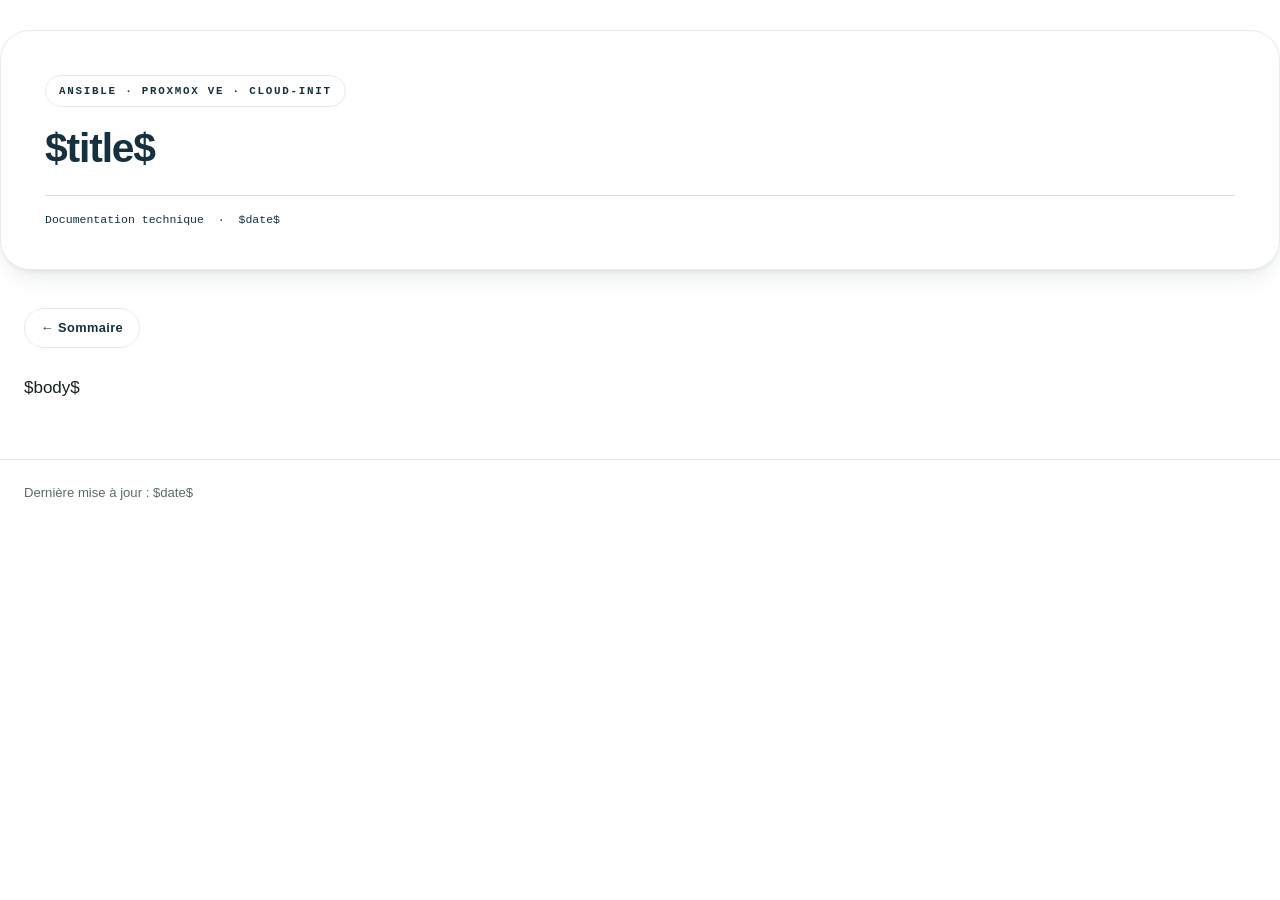
<file: tpl-doc.html>
<!DOCTYPE html>
<html lang="fr">
<head>
<meta charset="utf-8">
<meta name="viewport" content="width=device-width, initial-scale=1">
<title>$title$</title>
<link rel="stylesheet" href="style.css">
</head>
<body>
<header class="masthead">
  <div class="wrap">
    <p class="eyebrow">Ansible &middot; Proxmox VE &middot; cloud-init</p>
    <h1>$title$</h1>
    
    <p class="stamp">Documentation technique &nbsp;·&nbsp; $date$</p>
  </div>
</header>
<main class="wrap">
<a class="back" href="index.html">&larr; Sommaire</a>
<article>
$body$
</article>
</main>
<footer><div class="wrap"><p>Dernière mise à jour : $date$</p></div></footer>
</body>
</html>
</file>
<file: style.css>
:root {
  /* ---------- palette claire : blanc, verts, ombres portees ---------- */
  --bg: #ffffff; /* fond de page */
  --paper: #ffffff; /* alias : le fond est blanc partout */
  --wash: #f5f8fa; /* vert tres pale : encadres, en-tetes de tableau */
  --white: #ffffff;
  --ink: #17211c; /* texte principal */
  --ink-2: #5b6b62; /* texte secondaire */
  --green: #2f5d7c; /* feuille : liens, accents */
  --green-ink: #15303f; /* foret : titres et labels */
  --green-soft: #e7eef3; /* vert delave : pastilles, puces */

  /* les surfaces : plus de verre, du blanc plein */
  --glass: #ffffff;
  --glass-strong: #ffffff;
  --glass-thin: #ffffff;
  --glass-line: #e5ece7;
  --line: #e4ebf1;
  --line-2: #cfdae3;
  --blur: 0px;

  /* ombres portees : trois niveaux, du plus discret au plus marque */
  --shadow-s: 0 1px 2px rgba(21, 48, 63, 0.05), 0 4px 10px -6px rgba(21, 48, 63, 0.1);
  --shadow-m: 0 2px 4px rgba(21, 48, 63, 0.05), 0 14px 28px -14px rgba(21, 48, 63, 0.16);
  /* reflets du verre neutralises : les box-shadow restent valides, sans effet */
  --sheen: 0 0 0 0 rgba(0, 0, 0, 0);
  --glass-inner: 0 0 0 0 rgba(0, 0, 0, 0);

  /* accents secondaires, conserves tres pale pour les filets */
  --clay: rgba(47, 93, 124, 0.35);
  --sage: rgba(47, 93, 124, 0.55);
  --ochre: rgba(47, 93, 124, 0.25);
  --sky: rgba(47, 93, 124, 0.4);

  --code-bg: #0f1e28;
  --sans:
    -apple-system, BlinkMacSystemFont, "Segoe UI", Roboto, "Helvetica Neue",
    Arial, sans-serif;
  --mono:
    ui-monospace, SFMono-Regular, "SF Mono", Menlo, Consolas, "Liberation Mono",
    monospace;
  --col: 1400px;
  --col-wide: 1400px;
  --col-fig: 1500px;

  color-scheme: light;
}
* {
  box-sizing: border-box;
}
html {
  background-color: var(--paper);
  -webkit-text-size-adjust: 100%;
}
::selection {
  background: rgba(143, 191, 162, 0.35);
  color: var(--ink);
}

/* fond : quatre halos (sauge, pierre, argile, ocre) fixes derriere le verre */
body {
  position: relative;
  margin: 0;
  min-height: 100vh;
  background: transparent;
  color: var(--ink);
  font-family: var(--sans);
  font-size: 17px;
  line-height: 1.7;
  -webkit-font-smoothing: antialiased;
}

/* lien d'evitement : visible seulement au clavier */
.skip {
  position: absolute;
  left: -9999px;
  top: 0;
}
.skip:focus {
  left: 16px;
  top: 16px;
  z-index: 10;
  padding: 10px 16px;
  border-radius: 10px;
  background: var(--white);
  border: 1px solid var(--line-2);
  color: var(--green-ink);
  font-weight: 700;
}

.wrap {
  max-width: var(--col);
  margin: 0 auto;
  padding: 0 24px;
}
.wrap-wide {
  max-width: var(--col-wide);
  margin: 0 auto;
  padding: 0 24px;
}
/* page d'accueil : colonne plus large, la grille respire */
.home .wrap,
.home .wrap-wide {
  max-width: var(--col-wide);
}

/* ============ bandeau d'en-tete : grand panneau de verre ============ */
.masthead {
  padding: 30px 0 0;
  margin: 0 0 38px;
}
.masthead > .wrap,
.masthead > .wrap-wide {
  position: relative;
  isolation: isolate; /* le reflet passe sous le texte */
  padding: 44px 44px 40px;
  border-radius: 30px;
  background: var(--glass);
  border: 1px solid var(--line);
  box-shadow: var(--shadow-m), var(--sheen), var(--glass-inner);
  overflow: hidden;
}
.masthead .eyebrow {
  display: inline-flex;
  align-items: center;
  gap: 8px;
  font-family: var(--mono);
  font-size: 0.68rem;
  letter-spacing: 0.16em;
  text-transform: uppercase;
  color: var(--green-ink);
  font-weight: 700;
  margin: 0 0 18px;
  padding: 6px 13px;
  border-radius: 999px;
  background: var(--glass-thin);
  border: 1px solid var(--line);
}
.masthead h1 {
  margin: 0;
  font-size: clamp(1.85rem, 3.6vw, 2.55rem);
  line-height: 1.16;
  font-weight: 700;
  letter-spacing: -0.028em;
  color: var(--green-ink);
  text-wrap: balance;
}
/* degrade de texte : reserve a l'accueil (les titres generes contiennent des
   emojis, et un emoji dans un texte decoupe en degrade ressort en silhouette) */
/* degrade de texte sur le titre : bleu petrole, du plus profond au plus clair.
   Cible le masthead qui porte un chapeau (.lede), donc la page d'accueil seule :
   les titres generes par pandoc n'en ont pas, et un emoji dans un texte decoupe
   en degrade ressortirait en silhouette. */
@supports (background-clip: text) or (-webkit-background-clip: text) {
  .masthead:has(.lede) h1,
  .accueil .masthead h1,
  .home .masthead h1 {
    background: linear-gradient(100deg, #15303f, #2f5d7c 55%, #4d7fa3);
    -webkit-background-clip: text;
    background-clip: text;
    color: transparent;
  }
}
.masthead .lede {
  margin: 16px 0 0;
  font-size: 1.02rem;
  line-height: 1.65;
  color: var(--ink-2);
  max-width: 62ch;
}
.masthead .stamp {
  font-family: var(--mono);
  font-size: 0.72rem;
  color: var(--green-ink);
  margin: 22px 0 0;
  padding-top: 14px;
  border-top: 1px solid var(--line-2);
}
.contact {
  display: flex;
  flex-wrap: wrap;
  gap: 9px;
  margin: 24px 0 0;
}
.contact a {
  display: inline-flex;
  align-items: center;
  gap: 7px;
  font-family: var(--mono);
  font-size: 0.74rem;
  text-decoration: none;
  background: var(--glass-thin);
  color: var(--green-ink);
  border: 1px solid var(--line);
  border-radius: 999px;
  padding: 7px 15px;
  box-shadow: var(--sheen);
  transition:
    transform 0.18s ease,
    border-color 0.18s ease,
    color 0.18s ease;
}
.contact a:hover {
  transform: translateY(-1px);
  border-color: var(--green);
  color: var(--green);
}

/* accueil : en-tete sur deux colonnes des que la place le permet */
@media (min-width: 880px) {
  .home .masthead > .wrap {
    display: grid;
    grid-template-columns: minmax(0, 1.06fr) minmax(0, 0.94fr);
    grid-template-areas:
      "eyebrow eyebrow"
      "title   lede"
      "title   contact";
    align-items: start;
    column-gap: 46px;
    padding: 42px 46px 40px;
  }
  .home .masthead .eyebrow {
    grid-area: eyebrow;
    justify-self: start;
    margin: 0 0 22px;
  }
  .home .masthead h1 {
    grid-area: title;
    font-size: clamp(1.9rem, 3vw, 2.4rem);
  }
  .home .masthead .lede {
    grid-area: lede;
    margin: 6px 0 0;
    max-width: none;
  }
  .home .masthead .contact {
    grid-area: contact;
    margin: 22px 0 0;
  }
}

/* ============ tete de section ============ */
.sec-head {
  display: flex;
  align-items: center;
  justify-content: space-between;
  flex-wrap: wrap;
  gap: 10px 16px;
  margin: 0 0 16px;
  padding-bottom: 12px;
  border-bottom: 1px solid var(--line);
}
.sec-title {
  display: flex;
  align-items: center;
  gap: 10px;
  margin: 0;
  font-family: var(--mono);
  font-size: 0.76rem;
  font-weight: 700;
  letter-spacing: 0.18em;
  text-transform: uppercase;
  color: var(--green-ink);
}
.sec-title::before {
  content: "";
  width: 9px;
  height: 9px;
  border-radius: 50%;
  background: linear-gradient(140deg, var(--sage), var(--clay));
  box-shadow: 0 0 0 4px rgba(143, 191, 162, 0.22);
}
.sec-hint {
  margin: 0;
  font-family: var(--mono);
  font-size: 0.68rem;
  letter-spacing: 0.08em;
  color: var(--ink-2);
}

/* ============ sommaire par cartes ============ */
/* 3 colonnes sur grand ecran, 2 sur laptop, 1 sur mobile : automatique */
.grid {
  display: grid;
  grid-template-columns: repeat(auto-fit, minmax(255px, 1fr));
  gap: 16px;
  margin: 0 0 46px;
  align-items: stretch; /* toutes les cartes d'une ligne ont la meme hauteur */
}
/* carte unique : on evite une ligne de texte trop longue */
.grid:has(> :only-child) {
  grid-template-columns: 1fr;
  max-width: 620px;
}

/* hauteur 100% -> les cartes d'une meme ligne sont rigoureusement identiques */
.card {
  position: relative;
  isolation: isolate;
  overflow: hidden;
  display: flex;
  flex-direction: column;
  height: 100%;
  padding: 22px 22px 20px;
  border-radius: 24px;
  text-decoration: none;
  color: inherit;
  background: var(--glass);
  border: 1px solid var(--line);
  box-shadow: var(--shadow-s), var(--sheen), var(--glass-inner);
  transition:
    transform 0.28s cubic-bezier(0.22, 0.61, 0.36, 1),
    box-shadow 0.28s ease,
    border-color 0.28s ease;
}
.card::after {
  content: "";
  position: absolute;
  top: 0;
  left: 0;
  right: 0;
  height: 2px;
  background: var(--green);
  opacity: 0.35;
  transition: opacity 0.25s ease;
}
a.card:hover,
a.card:focus-visible {
  transform: translateY(-4px);
  border-color: var(--line-2);
  box-shadow:
    0 34px 64px -30px rgba(24, 42, 33, 0.5),
    var(--sheen),
    var(--glass-inner);
}
/* le halo glisse doucement : le verre parait vivant sans clignoter */
a.card:hover::before,
a.card:focus-visible::before {
  transform: scale(1.07);
}
a.card:hover::after,
a.card:focus-visible::after {
  opacity: 1;
}
a.card:focus-visible {
  outline: 2px solid var(--green);
  outline-offset: 3px;
}

.card__icon {
  display: grid;
  place-items: center;
  width: 38px;
  height: 38px;
  margin-bottom: 12px;
  font-size: 1.05rem;
  line-height: 1;
  border-radius: 13px;
  background: var(--green-soft);
  border: 1px solid var(--line-2);
  box-shadow:
    0 8px 16px -12px rgba(24, 42, 33, 0.8),
    var(--sheen);
}
.card__tag {
  margin-bottom: 8px;
  font-family: var(--mono);
  font-size: 0.61rem;
  font-weight: 700;
  letter-spacing: 0.16em;
  text-transform: uppercase;
  color: var(--green-ink);
  opacity: 0.85;
}
.card h3 {
  margin: 0 0 6px;
  font-size: 1.05rem;
  line-height: 1.35;
  font-weight: 700;
  letter-spacing: -0.01em;
  color: var(--ink);
  text-wrap: balance;
}
.card p {
  margin: 0 0 14px;
  font-size: 0.9rem;
  line-height: 1.55;
  color: var(--ink-2);
}
.card .pills {
  display: flex;
  flex-wrap: wrap;
  gap: 6px;
  margin: 0 0 16px;
}
.pill {
  font-family: var(--mono);
  font-size: 0.62rem;
  letter-spacing: 0.02em;
  background: var(--green-soft);
  color: var(--green-ink);
  border: 1px solid var(--line);
  border-radius: 999px;
  padding: 3px 9px;
}
/* margin-top:auto colle le lien en bas, donc tous les pieds de carte s'alignent */
.card__foot {
  margin-top: auto;
  display: inline-flex;
  align-items: center;
  gap: 6px;
  font-size: 0.74rem;
  font-weight: 700;
  letter-spacing: 0.06em;
  text-transform: uppercase;
  color: var(--green);
}
.card__foot span {
  transition: transform 0.2s ease;
}
a.card:hover .card__foot span,
a.card:focus-visible .card__foot span {
  transform: translate(2px, -2px);
}

/* variante "a venir" : verre plus pale, arete en pointilles */
.card--soon {
  background: var(--glass-thin);
  border: 1px dashed var(--line-2);
}
.card--soon::after {
  opacity: 0.22;
}
.card--soon .card__icon {
  filter: saturate(0.75);
}
.card--soon .card__foot {
  color: var(--ink-2);
  font-weight: 600;
}

/* ============ competences : tuiles de verre ============ */
.skills {
  margin: 0 0 46px;
}
.skills__grid {
  list-style: none;
  margin: 0;
  padding: 0;
  display: grid;
  grid-template-columns: repeat(auto-fit, minmax(190px, 1fr));
  gap: 12px;
}
.skill {
  margin: 0;
  padding: 16px 16px 15px;
  border-radius: 18px;
  background: var(--glass-thin);
  border: 1px solid var(--line);
  box-shadow: var(--shadow-s), var(--sheen);
  transition:
    transform 0.2s ease,
    box-shadow 0.2s ease;
}
.skill:hover {
  transform: translateY(-2px);
  box-shadow:
    0 20px 34px -22px rgba(24, 42, 33, 0.45),
    var(--sheen);
}
.skill__icon {
  display: block;
  margin-bottom: 9px;
  font-size: 1.1rem;
  line-height: 1;
}
.skill h3 {
  margin: 0 0 3px;
  font-size: 0.92rem;
  font-weight: 700;
  letter-spacing: -0.005em;
  color: var(--green-ink);
}
.skill p {
  margin: 0;
  font-size: 0.79rem;
  line-height: 1.5;
  color: var(--ink-2);
}

/* ============ encadre de fin : verre opaque, lecture longue ============ */
.note {
  margin: 0 0 8px;
  padding: 24px 26px 22px;
  border-radius: 24px;
  background: var(--wash);
  border: 1px solid var(--line);
  box-shadow: var(--shadow-s), var(--sheen), var(--glass-inner);
}
.note h2 {
  margin: 0 0 16px;
  font-size: 1rem;
  font-weight: 700;
  letter-spacing: -0.01em;
  color: var(--green-ink);
}
.note__list {
  list-style: none;
  margin: 0;
  padding: 0;
  display: grid;
  grid-template-columns: repeat(auto-fit, minmax(200px, 1fr));
  gap: 12px 20px;
}
.note__list li {
  margin: 0;
  padding-left: 14px;
  border-left: 2px solid rgba(47, 93, 124, 0.25);
  font-size: 0.84rem;
  line-height: 1.5;
  color: var(--ink-2);
}
.note__list strong {
  display: block;
  margin-bottom: 2px;
  font-size: 0.79rem;
  letter-spacing: 0.02em;
  color: var(--green-ink);
}

/* ============ corps d'article (pages projets) ============ */

/* ============ bulles d'informations ============ */
.kpis {
  display: grid;
  grid-template-columns: repeat(auto-fit, minmax(150px, 1fr));
  gap: 14px;
  margin: 0 0 42px;
}
.kpi {
  padding: 18px 20px;
  border-radius: 16px;
  background: var(--glass-thin);
  border: 1px solid var(--line);
  box-shadow: var(--shadow-s);
  transition: transform .2s ease, box-shadow .2s ease;
}
.kpi:hover { transform: translateY(-2px); box-shadow: var(--shadow-m); }
.kpi .n {
  font-size: 1.5rem; font-weight: 700; line-height: 1.1;
  letter-spacing: -.02em; color: var(--green-ink);
}
.kpi .l {
  margin-top: 6px; font-family: var(--mono); font-size: .66rem;
  letter-spacing: .1em; text-transform: uppercase; color: var(--ink-2);
}
@media (max-width: 720px) {
  .kpis { grid-template-columns: repeat(2, 1fr); gap: 10px; margin-bottom: 28px; }
  .kpi { padding: 14px 15px; border-radius: 14px; }
  .kpi .n { font-size: 1.2rem; }
  .kpi .l { font-size: .58rem; }
}

article { max-width: 100%; }
article h2 {
  margin: 2.4em 0 0.8em;
  padding-bottom: 0.4em;
  font-size: 1.34rem;
  font-weight: 700;
  letter-spacing: -0.014em;
  border-bottom: 1px solid var(--line);
}
article h3 {
  margin: 1.9em 0 0.5em;
  font-size: 1.07rem;
  font-weight: 700;
  color: var(--green-ink);
}
article h4 {
  margin: 1.6em 0 0.45em;
  font-size: 0.95rem;
  font-weight: 700;
}
p {
  margin: 0 0 1.1em;
}
a {
  color: var(--green);
  text-decoration: none;
  border-bottom: 1px solid rgba(47, 93, 124, 0.35);
}
a:hover {
  color: var(--green-ink);
  border-bottom-color: var(--green-ink);
}
strong {
  font-weight: 700;
}
hr {
  border: 0;
  border-top: 1px solid var(--line);
  margin: 2em 0;
}

/* ============ images ============ */
figure {
  margin: 0 0 1.8em;
}
figure img {
  display: block;
  max-width: 100%;
  height: auto;
  border: 1px solid var(--line);
  border-radius: 14px;
  background: var(--bg);
  box-shadow: var(--shadow-s);
}
figcaption {
  margin-top: 10px;
  font-size: 0.82rem;
  font-style: italic;
  color: var(--ink-2);
}
img {
  max-width: 100%;
  height: auto;
}

/* ============ code ============ */
code {
  font-family: var(--mono);
  font-size: 0.85em;
  background: var(--wash);
  border: 1px solid var(--line);
  border-radius: 5px;
  padding: 0.1em 0.38em;
  color: var(--green-ink);
}
pre,
pre.sourceCode {
  background: var(--code-bg);
  color: #dff0e6;
  border: 1px solid rgba(255, 255, 255, 0.1);
  border-radius: 14px;
  padding: 18px 20px;
  overflow-x: auto;
  margin: 0 0 1.5em;
  font-family: var(--mono);
  font-size: 0.82rem;
  line-height: 1.62;
  box-shadow: var(--shadow-s);
}
pre code,
pre.sourceCode code {
  background: none;
  border: 0;
  padding: 0;
  color: inherit;
  font-size: inherit;
}

/* ============ tableaux : verre opaque ============ */
table {
  width: 100%;
  border-collapse: separate;
  border-spacing: 0;
  margin: 0 0 1.7em;
  font-size: 0.92rem;
  background: var(--glass-strong);
  border: 1px solid var(--line);
  border-radius: 16px;
  overflow: hidden;
  box-shadow: var(--shadow-s);
}
thead th {
  background: var(--wash);
  color: var(--green-ink);
  font-weight: 700;
  text-align: left;
  padding: 12px 14px;
  border-bottom: 1px solid var(--line);
  font-size: 0.85rem;
}
td {
  padding: 11px 14px;
  border-bottom: 1px solid var(--line);
  vertical-align: top;
}
tbody tr:last-child td {
  border-bottom: 0;
}

/* ============ encadres ============ */
blockquote {
  background: var(--green);
  color: #ffffff;
  border: 1px solid var(--green);
  border-left: 4px solid var(--green-ink);
  border-radius: 0 14px 14px 0;
  padding: 22px 26px 18px;
  margin: 0 0 1.8em;
  box-shadow: var(--shadow-m);
}
blockquote strong { color: #ffffff; }
blockquote p { margin: 0 0 .6em; font-size: .99rem; color: #ffffff; }
blockquote p:last-child { margin-bottom: 0; }
blockquote a { color: #ffffff; border-bottom-color: rgba(255,255,255,.55); }

/* ============ listes ============ */
ul,
ol {
  margin: 0 0 1.25em;
  padding-left: 1.35em;
}
li {
  margin-bottom: 0.4em;
}
li::marker {
  color: var(--green);
}

/* ============ bouton retour : pastille de verre ============ */
.back {
  display: inline-flex;
  align-items: center;
  gap: 8px;
  margin: 0 0 26px;
  padding: 8px 16px;
  font-size: 0.8rem;
  font-weight: 700;
  letter-spacing: 0.03em;
  color: var(--green-ink);
  background: var(--glass-thin);
  border: 1px solid var(--line);
  border-radius: 999px;
  box-shadow: var(--sheen);
  transition:
    box-shadow 0.18s ease,
    transform 0.18s ease;
}
.back:hover {
  transform: translateY(-1px);
  box-shadow:
    0 14px 26px -20px rgba(24, 42, 33, 0.6),
    var(--sheen);
  color: var(--green-ink);
}

/* ============ pied de page ============ */
footer {
  margin-top: 56px;
  padding: 22px 0 48px;
  border-top: 1px solid var(--line);
  font-size: 0.82rem;
  color: var(--ink-2);
}
footer p {
  margin: 0;
}


/* ============ mobile ============ */
@media (max-width: 720px) {
  body {
    font-size: 16px;
  }
  .wrap,
  .wrap-wide {
    padding: 0 16px;
  }
  .masthead {
    padding: 14px 0 0;
    margin-bottom: 28px;
  }
  .masthead > .wrap,
  .masthead > .wrap-wide {
    padding: 28px 22px 26px;
    border-radius: 20px;
  }
  .masthead h1 {
    font-size: 1.72rem;
  }
  .masthead .lede {
    font-size: 0.98rem;
  }
  .masthead .eyebrow {
    font-size: 0.63rem;
    letter-spacing: 0.1em;
    line-height: 1.5;
    align-items: flex-start;
    padding: 0;
    background: none;
    border: 0;
  }
  .masthead .eyebrow span {
    flex: none;
  }
  .contact a {
    font-size: 0.7rem;
    padding: 6px 12px;
  }
  .grid {
    grid-template-columns: 1fr; /* une carte par ligne */
    gap: 10px;
    margin-bottom: 30px;
  }
  /* cartes compactes : icone a gauche, texte a droite */
  .card {
    display: grid;
    grid-template-columns: 38px minmax(0, 1fr);
    grid-template-areas:
      "icon tag"
      "icon title"
      "desc desc"
      "pills pills"
      "foot foot";
    align-content: start;
    column-gap: 12px;
    padding: 15px 16px 14px;
    border-radius: 20px;
  }
  .card__icon {
    grid-area: icon;
    align-self: start;
    width: 34px;
    height: 34px;
    margin: 2px 0 0;
    font-size: 0.98rem;
    border-radius: 11px;
  }
  .card__tag {
    grid-area: tag;
    margin: 0;
    font-size: 0.57rem;
    line-height: 1.5;
  }
  .card h3 {
    grid-area: title;
    margin: 1px 0 0;
    font-size: 0.98rem;
    line-height: 1.3;
  }
  .card p {
    grid-area: desc;
    margin: 9px 0 0;
    font-size: 0.84rem;
    line-height: 1.45;
  }
  .card .pills {
    grid-area: pills;
    margin: 9px 0 0;
    gap: 5px;
  }
  .pill {
    font-size: 0.57rem;
    padding: 2px 8px;
  }
  .card__foot {
    grid-area: foot;
    margin: 10px 0 0;
    font-size: 0.68rem;
  }
  .skills {
    margin-bottom: 34px;
  }
  .skills__grid {
    grid-template-columns: repeat(auto-fit, minmax(140px, 1fr));
    gap: 10px;
  }
  .skill {
    padding: 14px 14px 13px;
  }
  .note {
    padding: 20px 18px 18px;
    border-radius: 20px;
  }
  .note__list {
    gap: 10px;
  }
  .note__list li {
    padding-left: 12px;
  }
  article h2 {
    font-size: 1.2rem;
  }
  /* le flou coute cher sur mobile : on l'allege un peu */
  .masthead > .wrap,
  .masthead > .wrap-wide,
  .card {
  }
}


/* ---------- compatibilite : ancien balisage de carte ----------
   utilise par le projet Ansible : span.no pour le numero, span.foot pour
   le pied de carte, span.badge pour la pastille d'etat. */
.card .no {
  display: block;
  margin-bottom: 8px;
  font-family: var(--mono);
  font-size: 0.61rem;
  font-weight: 700;
  letter-spacing: 0.16em;
  text-transform: uppercase;
  color: var(--green-ink);
  opacity: 0.85;
}
.card .foot {
  margin-top: auto;
  display: inline-flex;
  align-items: center;
  gap: 8px;
  font-size: 0.74rem;
  font-weight: 700;
  letter-spacing: 0.06em;
  text-transform: uppercase;
  color: var(--green);
  transition: transform 0.2s ease;
}
a.card:hover .foot,
a.card:focus-visible .foot {
  transform: translateX(2px);
}
/* carte a venir : pied plus discret */
.card--soon .foot {
  color: var(--ink-2);
  font-weight: 600;
}
.badge {
  display: inline-block;
  margin-left: 6px;
  padding: 2px 8px;
  border-radius: 999px;
  font-family: var(--mono);
  font-size: 0.56rem;
  font-weight: 700;
  letter-spacing: 0.06em;
  text-transform: none;
  color: var(--green-ink);
  background: var(--green-soft);
  border: 1px solid var(--line-2);
}

/* ============ ouverture : fondu + montee en cascade ============ */
/* reserve a l'accueil, et seulement si l'utilisateur n'a pas demande moins
   de mouvement : sans animation, le contenu est simplement affiche d'emblee.
   fill-mode "backwards" (et non "both") : l'etat final de l'animation est
   identique a l'etat au repos, donc le survol des cartes reste actif. */
@keyframes rise {
  from {
    opacity: 0;
    transform: translateY(12px);
  }
  to {
    opacity: 1;
    transform: none;
  }
}
@media (prefers-reduced-motion: no-preference) {
  .home .masthead > .wrap,
  .home .sec-head,
  .home .card,
  .home .skill,
  .home .note {
    animation: rise 0.45s cubic-bezier(0.22, 0.61, 0.36, 1) backwards;
  }
  /* le panneau d'en-tete part le premier, puis le contenu suit en vagues */
  .home main > .sec-head {
    animation-delay: 0.05s;
  }
  .home .card:nth-child(1) {
    animation-delay: 0.1s;
  }
  .home .card:nth-child(2) {
    animation-delay: 0.16s;
  }
  .home .card:nth-child(3) {
    animation-delay: 0.22s;
  }
  .home .skills .sec-head {
    animation-delay: 0.25s;
  }
  .home .skill:nth-child(1) {
    animation-delay: 0.29s;
  }
  .home .skill:nth-child(2) {
    animation-delay: 0.307s;
  }
  .home .skill:nth-child(3) {
    animation-delay: 0.324s;
  }
  .home .skill:nth-child(4) {
    animation-delay: 0.341s;
  }
  .home .skill:nth-child(5) {
    animation-delay: 0.358s;
  }
  .home .skill:nth-child(6) {
    animation-delay: 0.375s;
  }
  .home .skill:nth-child(7) {
    animation-delay: 0.392s;
  }
  .home .skill:nth-child(8) {
    animation-delay: 0.409s;
  }
  .home .note {
    animation-delay: 0.4s;
  }
}

/* ============ mouvement reduit ============ */
@media (prefers-reduced-motion: reduce) {
  *,
  *::before,
  *::after {
    transition-duration: 0.01ms !important;
    animation-duration: 0.01ms !important;
  }
  a.card:hover,
  a.card:focus-visible,
  .skill:hover,
  .back:hover,
  .contact a:hover,
  a.card:hover .card__foot span {
    transform: none;
  }
}

/* ============ impression ============ */
@media print {
  body {
    background: #fff;
    font-size: 11pt;
  }
  body::before {
    display: none;
  }
  /* aucune animation a l'impression : le contenu doit sortir plein, tout de suite */
  .home .masthead > .wrap,
  .home .sec-head,
  .home .card,
  .home .skill,
  .home .note {
    animation: none;
  }
  .skip,
  .back,
  .contact,
  .sec-hint {
    display: none;
  }
  .masthead {
    padding: 0;
    margin: 0 0 12mm;
  }
  /* une seule colonne sur papier, comme sur mobile */
  .home .masthead > .wrap {
    display: block;
    padding: 4mm 5mm;
  }
  .home .masthead .eyebrow {
    margin: 0 0 6mm;
  }
  .home .masthead .lede {
    margin: 4mm 0 0;
  }
  .grid {
    grid-template-columns: 1fr;
    gap: 4mm;
  }
  .skills__grid {
    grid-template-columns: repeat(2, 1fr);
    gap: 3mm;
  }
  .masthead > .wrap,
  .masthead > .wrap-wide,
  .card,
  .skill,
  .note,
  table,
  blockquote {
    background: #fff;
    border: 1px solid #999;
    box-shadow: none;
  }
  .card::before,
  .card::after,
  .masthead > .wrap::after,
  .masthead > .wrap-wide::after {
    display: none;
  }
  .masthead h1 {
    background: none;
    color: #000;
    -webkit-text-fill-color: #000;
  }
  /* le degrade de l'accueil ne doit pas survivre a l'impression */
  .masthead:has(.lede) h1,
  .home .masthead h1 {
    background: none;
    color: #000;
    -webkit-text-fill-color: #000;
  }
  a {
    color: #000;
    border: 0;
  }
  pre,
  pre.sourceCode {
    background: #f2f2f2;
    color: #000;
    border: 1px solid #ccc;
  }
}

/* ============ accueil : pleine largeur sur grand ecran ============ */
/* le conteneur s'etale, la prose reste bornee par .lede (62ch) */
@media (min-width: 900px) {
  .home .wrap,
  .home .wrap-wide {
    max-width: none;
    padding-inline: clamp(28px, 4vw, 72px);
  }
}
</file>
